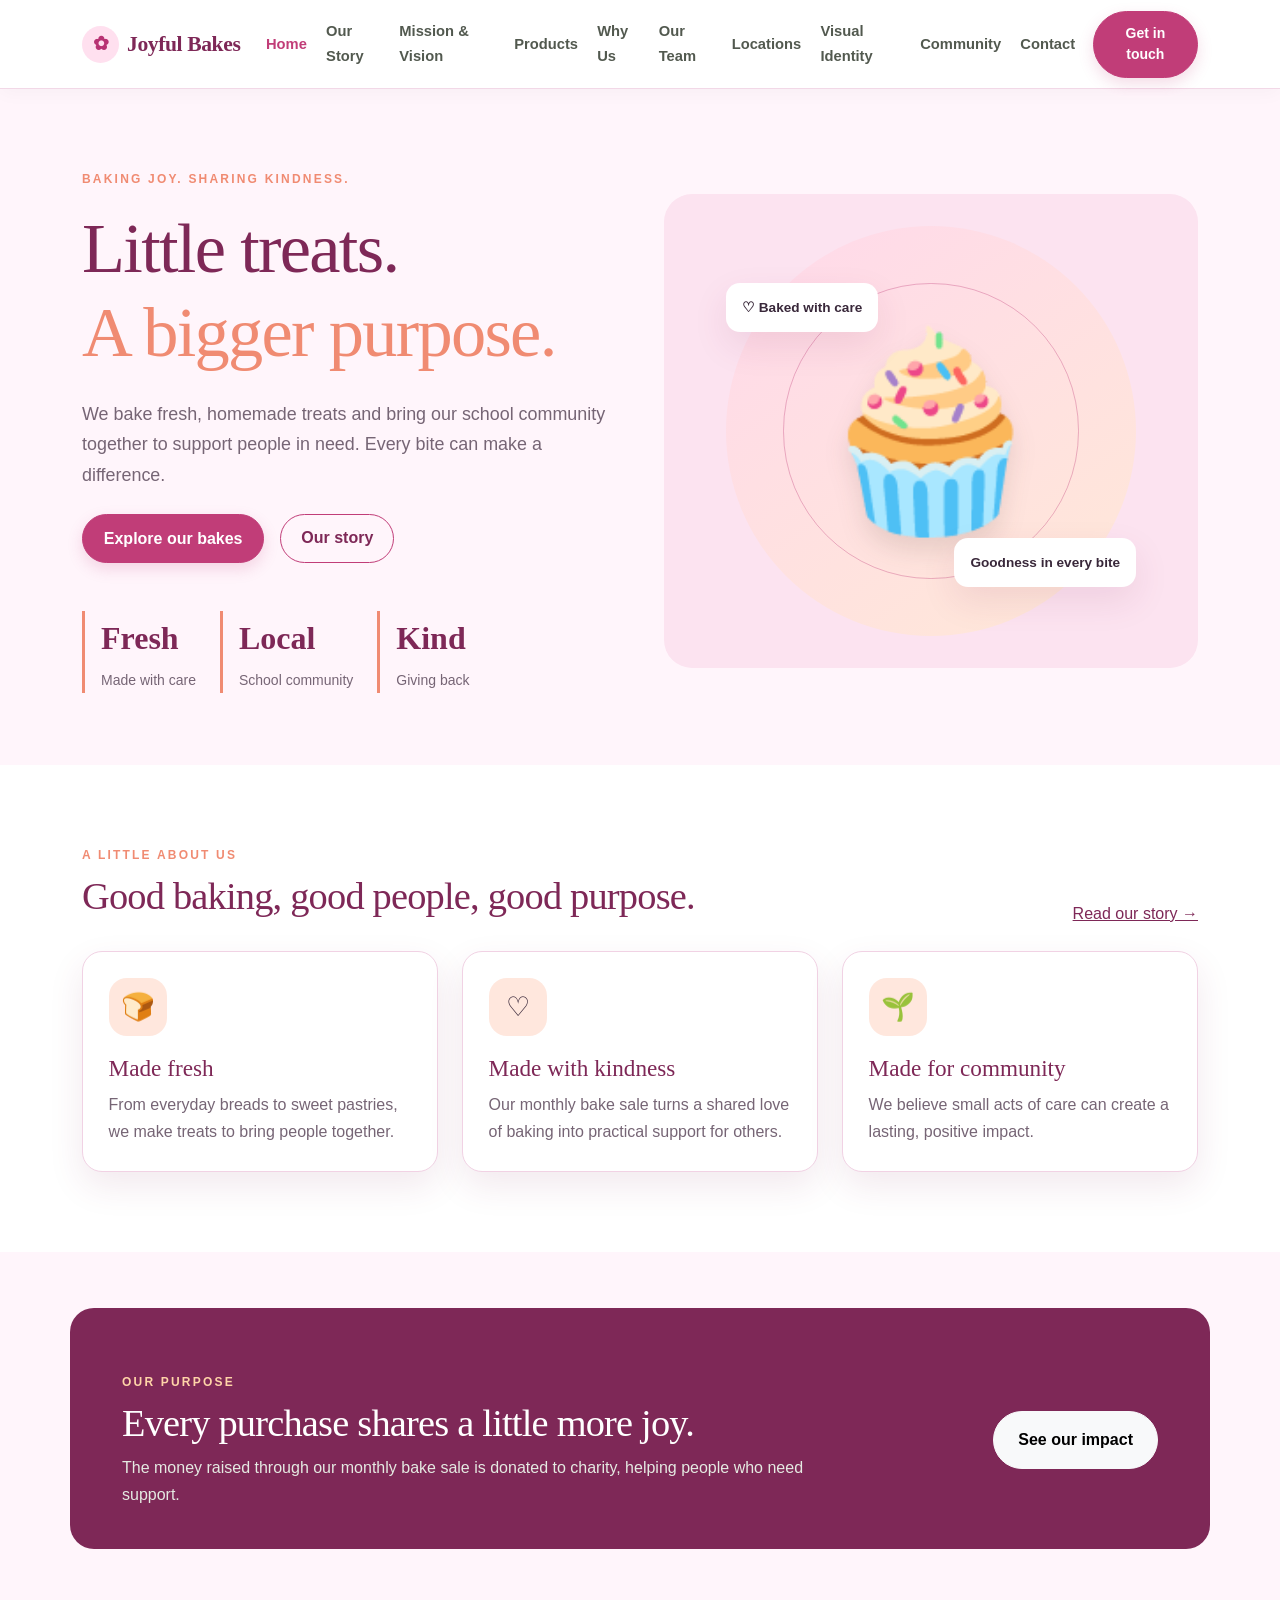
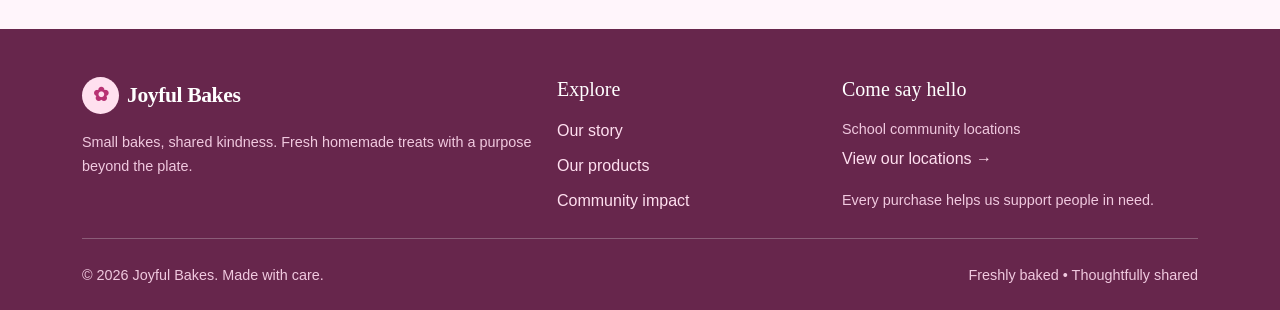
<file: index.html>
<!doctype html>
<html lang="en">
<head>
  <meta charset="utf-8">
  <meta name="viewport" content="width=device-width, initial-scale=1">
  <meta name="description" content="Joyful Bakes is a school community bake sale supporting people in need.">
  <title>Home | Joyful Bakes</title>
  <link href="https://cdn.jsdelivr.net/npm/bootstrap@5.3.3/dist/css/bootstrap.min.css" rel="stylesheet">
  <link rel="stylesheet" href="style.css">
</head>
<body>
<nav class="navbar navbar-expand-xl sticky-top">
  <div class="container">
    <a class="navbar-brand d-flex align-items-center" href="index.html"><span class="brand-mark">✿</span>Joyful Bakes</a>
    <button class="navbar-toggler" type="button" data-bs-toggle="collapse" data-bs-target="#mainNav" aria-controls="mainNav" aria-expanded="false" aria-label="Toggle navigation"><span class="navbar-toggler-icon"></span></button>
    <div class="collapse navbar-collapse" id="mainNav">
      <ul class="navbar-nav ms-auto align-items-xl-center"><li class="nav-item"><a class="nav-link" href="index.html">Home</a></li>
<li class="nav-item"><a class="nav-link" href="story.html">Our Story</a></li>
<li class="nav-item"><a class="nav-link" href="mission-vision.html">Mission & Vision</a></li>
<li class="nav-item"><a class="nav-link" href="products.html">Products</a></li>
<li class="nav-item"><a class="nav-link" href="unique.html">Why Us</a></li>
<li class="nav-item"><a class="nav-link" href="team.html">Our Team</a></li>
<li class="nav-item"><a class="nav-link" href="locations.html">Locations</a></li>
<li class="nav-item"><a class="nav-link" href="identity.html">Visual Identity</a></li>
<li class="nav-item"><a class="nav-link" href="community.html">Community</a></li>
<li class="nav-item"><a class="nav-link" href="contact.html">Contact</a></li>
        <li class="nav-item ms-xl-2"><a class="btn btn-brand btn-sm" href="contact.html">Get in touch</a></li>
      </ul>
    </div>
  </div>
</nav>
<main>

<section class="hero">
 <div class="container"><div class="row align-items-center g-5">
  <div class="col-lg-6"><div class="eyebrow mb-3">Baking joy. Sharing kindness.</div><h1>Little treats.<br><span style="color:var(--clay)">A bigger purpose.</span></h1>
   <p class="lead my-4">We bake fresh, homemade treats and bring our school community together to support people in need. Every bite can make a difference.</p>
   <div class="d-flex flex-wrap gap-3"><a class="btn btn-brand" href="products.html">Explore our bakes</a><a class="btn btn-outline-brand" href="story.html">Our story</a></div>
   <div class="d-flex gap-4 mt-5"><div class="stat"><strong>Fresh</strong><span class="text-muted-custom small">Made with care</span></div><div class="stat"><strong>Local</strong><span class="text-muted-custom small">School community</span></div><div class="stat"><strong>Kind</strong><span class="text-muted-custom small">Giving back</span></div></div>
  </div>
  <div class="col-lg-6"><div class="hero-panel"><div class="hero-art"><span class="emoji">🧁</span><div class="floating-note note-one">♡ Baked with care</div><div class="floating-note note-two">Goodness in every bite</div></div></div></div>
 </div></div>
</section>
<section class="section-pad bg-paper"><div class="container"><div class="row align-items-end mb-4"><div class="col-md-8"><div class="eyebrow">A little about us</div><h2 class="mt-2">Good baking, good people, good purpose.</h2></div><div class="col-md-4 text-md-end"><a href="story.html">Read our story →</a></div></div>
 <div class="row g-4"><div class="col-md-4"><div class="soft-card"><div class="icon-disc">🍞</div><h3>Made fresh</h3><p class="text-muted-custom mb-0">From everyday breads to sweet pastries, we make treats to bring people together.</p></div></div><div class="col-md-4"><div class="soft-card"><div class="icon-disc">♡</div><h3>Made with kindness</h3><p class="text-muted-custom mb-0">Our monthly bake sale turns a shared love of baking into practical support for others.</p></div></div><div class="col-md-4"><div class="soft-card"><div class="icon-disc">🌱</div><h3>Made for community</h3><p class="text-muted-custom mb-0">We believe small acts of care can create a lasting, positive impact.</p></div></div></div>
</div></section>
<section class="section-pad"><div class="container"><div class="quote-panel row align-items-center g-4"><div class="col-lg-8"><div class="eyebrow" style="color:#ffd4a8">Our purpose</div><h2 class="mt-2">Every purchase shares a little more joy.</h2><p class="mb-0">The money raised through our monthly bake sale is donated to charity, helping people who need support.</p></div><div class="col-lg-4 text-lg-end"><a class="btn btn-light rounded-pill px-4 py-3 fw-bold" href="community.html">See our impact</a></div></div></div></section>

</main>
<footer class="site-footer">
  <div class="container">
    <div class="row g-4">
      <div class="col-lg-5"><a class="navbar-brand d-inline-flex align-items-center mb-3" href="index.html"><span class="brand-mark">✿</span>Joyful Bakes</a><p class="footer-muted">Small bakes, shared kindness. Fresh homemade treats with a purpose beyond the plate.</p></div>
      <div class="col-6 col-lg-3"><h3 class="h5 mb-3">Explore</h3><div class="d-grid gap-2"><a href="story.html">Our story</a><a href="products.html">Our products</a><a href="community.html">Community impact</a></div></div>
      <div class="col-6 col-lg-4"><h3 class="h5 mb-3">Come say hello</h3><p class="footer-muted mb-1">School community locations</p><a href="locations.html">View our locations →</a><p class="footer-muted mt-3 mb-0">Every purchase helps us support people in need.</p></div>
    </div>
    <hr class="border-light opacity-25 my-4">
    <div class="d-flex flex-column flex-md-row justify-content-between gap-2 footer-muted"><span>© <span id="year"></span> Joyful Bakes. Made with care.</span><span>Freshly baked • Thoughtfully shared</span></div>
  </div>
</footer>
<script src="https://cdn.jsdelivr.net/npm/bootstrap@5.3.3/dist/js/bootstrap.bundle.min.js"></script>
<script src="script.js"></script>
</body>
</html>
</file>
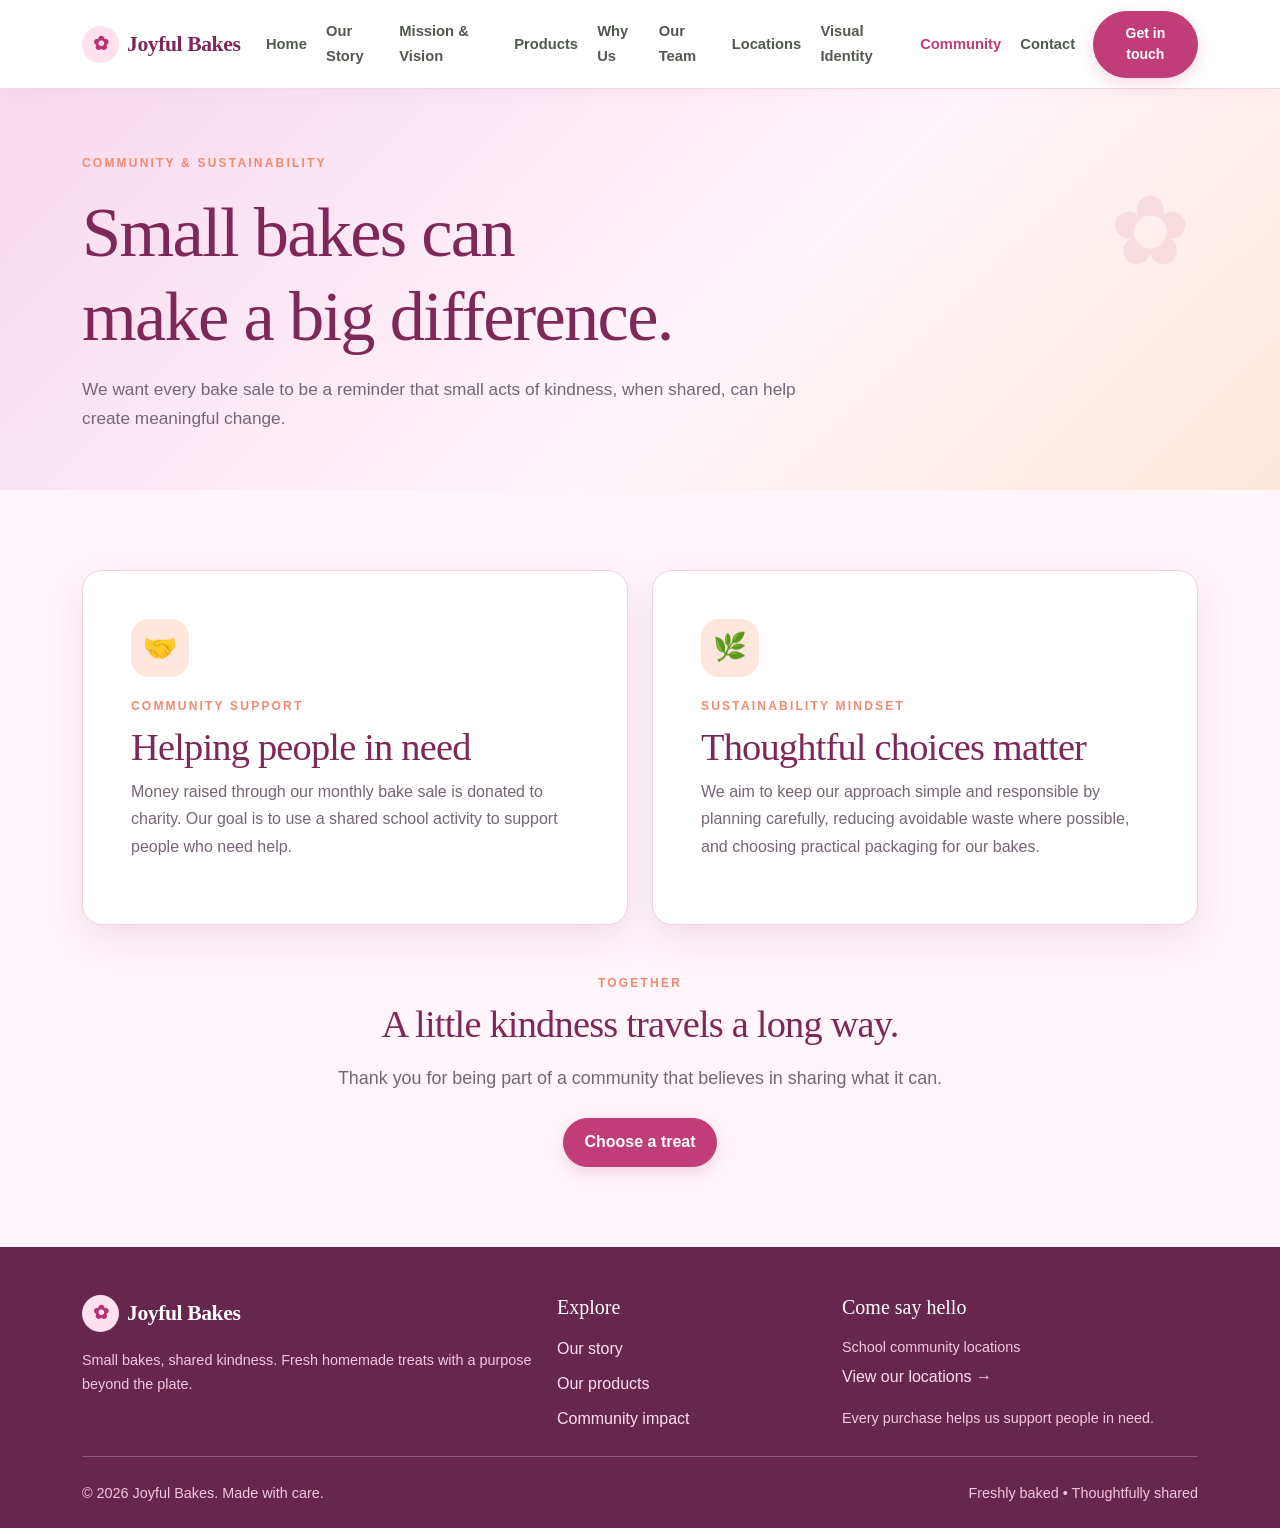
<file: community.html>
<!doctype html>
<html lang="en">
<head>
  <meta charset="utf-8">
  <meta name="viewport" content="width=device-width, initial-scale=1">
  <meta name="description" content="Learn how Joyful Bakes supports the community and promotes thoughtful choices.">
  <title>Community & Sustainability | Joyful Bakes</title>
  <link href="https://cdn.jsdelivr.net/npm/bootstrap@5.3.3/dist/css/bootstrap.min.css" rel="stylesheet">
  <link rel="stylesheet" href="style.css">
</head>
<body>
<nav class="navbar navbar-expand-xl sticky-top">
  <div class="container">
    <a class="navbar-brand d-flex align-items-center" href="index.html"><span class="brand-mark">✿</span>Joyful Bakes</a>
    <button class="navbar-toggler" type="button" data-bs-toggle="collapse" data-bs-target="#mainNav" aria-controls="mainNav" aria-expanded="false" aria-label="Toggle navigation"><span class="navbar-toggler-icon"></span></button>
    <div class="collapse navbar-collapse" id="mainNav">
      <ul class="navbar-nav ms-auto align-items-xl-center"><li class="nav-item"><a class="nav-link" href="index.html">Home</a></li>
<li class="nav-item"><a class="nav-link" href="story.html">Our Story</a></li>
<li class="nav-item"><a class="nav-link" href="mission-vision.html">Mission & Vision</a></li>
<li class="nav-item"><a class="nav-link" href="products.html">Products</a></li>
<li class="nav-item"><a class="nav-link" href="unique.html">Why Us</a></li>
<li class="nav-item"><a class="nav-link" href="team.html">Our Team</a></li>
<li class="nav-item"><a class="nav-link" href="locations.html">Locations</a></li>
<li class="nav-item"><a class="nav-link" href="identity.html">Visual Identity</a></li>
<li class="nav-item"><a class="nav-link" href="community.html">Community</a></li>
<li class="nav-item"><a class="nav-link" href="contact.html">Contact</a></li>
        <li class="nav-item ms-xl-2"><a class="btn btn-brand btn-sm" href="contact.html">Get in touch</a></li>
      </ul>
    </div>
  </div>
</nav>
<main>

<section class="page-hero"><div class="container"><div class="eyebrow">Community & sustainability</div><h1 class="mt-3">Small bakes can<br>make a big difference.</h1><p class="mt-3 mb-0">We want every bake sale to be a reminder that small acts of kindness, when shared, can help create meaningful change.</p></div></section>
<section class="section-pad"><div class="container"><div class="row g-4">
 <div class="col-lg-6"><div class="soft-card p-lg-5"><div class="icon-disc">🤝</div><div class="eyebrow">Community support</div><h2 class="mt-2">Helping people in need</h2><p class="text-muted-custom">Money raised through our monthly bake sale is donated to charity. Our goal is to use a shared school activity to support people who need help.</p></div></div>
 <div class="col-lg-6"><div class="soft-card p-lg-5"><div class="icon-disc">🌿</div><div class="eyebrow">Sustainability mindset</div><h2 class="mt-2">Thoughtful choices matter</h2><p class="text-muted-custom">We aim to keep our approach simple and responsible by planning carefully, reducing avoidable waste where possible, and choosing practical packaging for our bakes.</p></div></div>
</div><div class="text-center mt-5"><div class="eyebrow">Together</div><h2 class="mt-2">A little kindness travels a long way.</h2><p class="lead mx-auto mt-3">Thank you for being part of a community that believes in sharing what it can.</p><a href="products.html" class="btn btn-brand mt-2">Choose a treat</a></div></div></section>

</main>
<footer class="site-footer">
  <div class="container">
    <div class="row g-4">
      <div class="col-lg-5"><a class="navbar-brand d-inline-flex align-items-center mb-3" href="index.html"><span class="brand-mark">✿</span>Joyful Bakes</a><p class="footer-muted">Small bakes, shared kindness. Fresh homemade treats with a purpose beyond the plate.</p></div>
      <div class="col-6 col-lg-3"><h3 class="h5 mb-3">Explore</h3><div class="d-grid gap-2"><a href="story.html">Our story</a><a href="products.html">Our products</a><a href="community.html">Community impact</a></div></div>
      <div class="col-6 col-lg-4"><h3 class="h5 mb-3">Come say hello</h3><p class="footer-muted mb-1">School community locations</p><a href="locations.html">View our locations →</a><p class="footer-muted mt-3 mb-0">Every purchase helps us support people in need.</p></div>
    </div>
    <hr class="border-light opacity-25 my-4">
    <div class="d-flex flex-column flex-md-row justify-content-between gap-2 footer-muted"><span>© <span id="year"></span> Joyful Bakes. Made with care.</span><span>Freshly baked • Thoughtfully shared</span></div>
  </div>
</footer>
<script src="https://cdn.jsdelivr.net/npm/bootstrap@5.3.3/dist/js/bootstrap.bundle.min.js"></script>
<script src="script.js"></script>
</body>
</html>
</file>
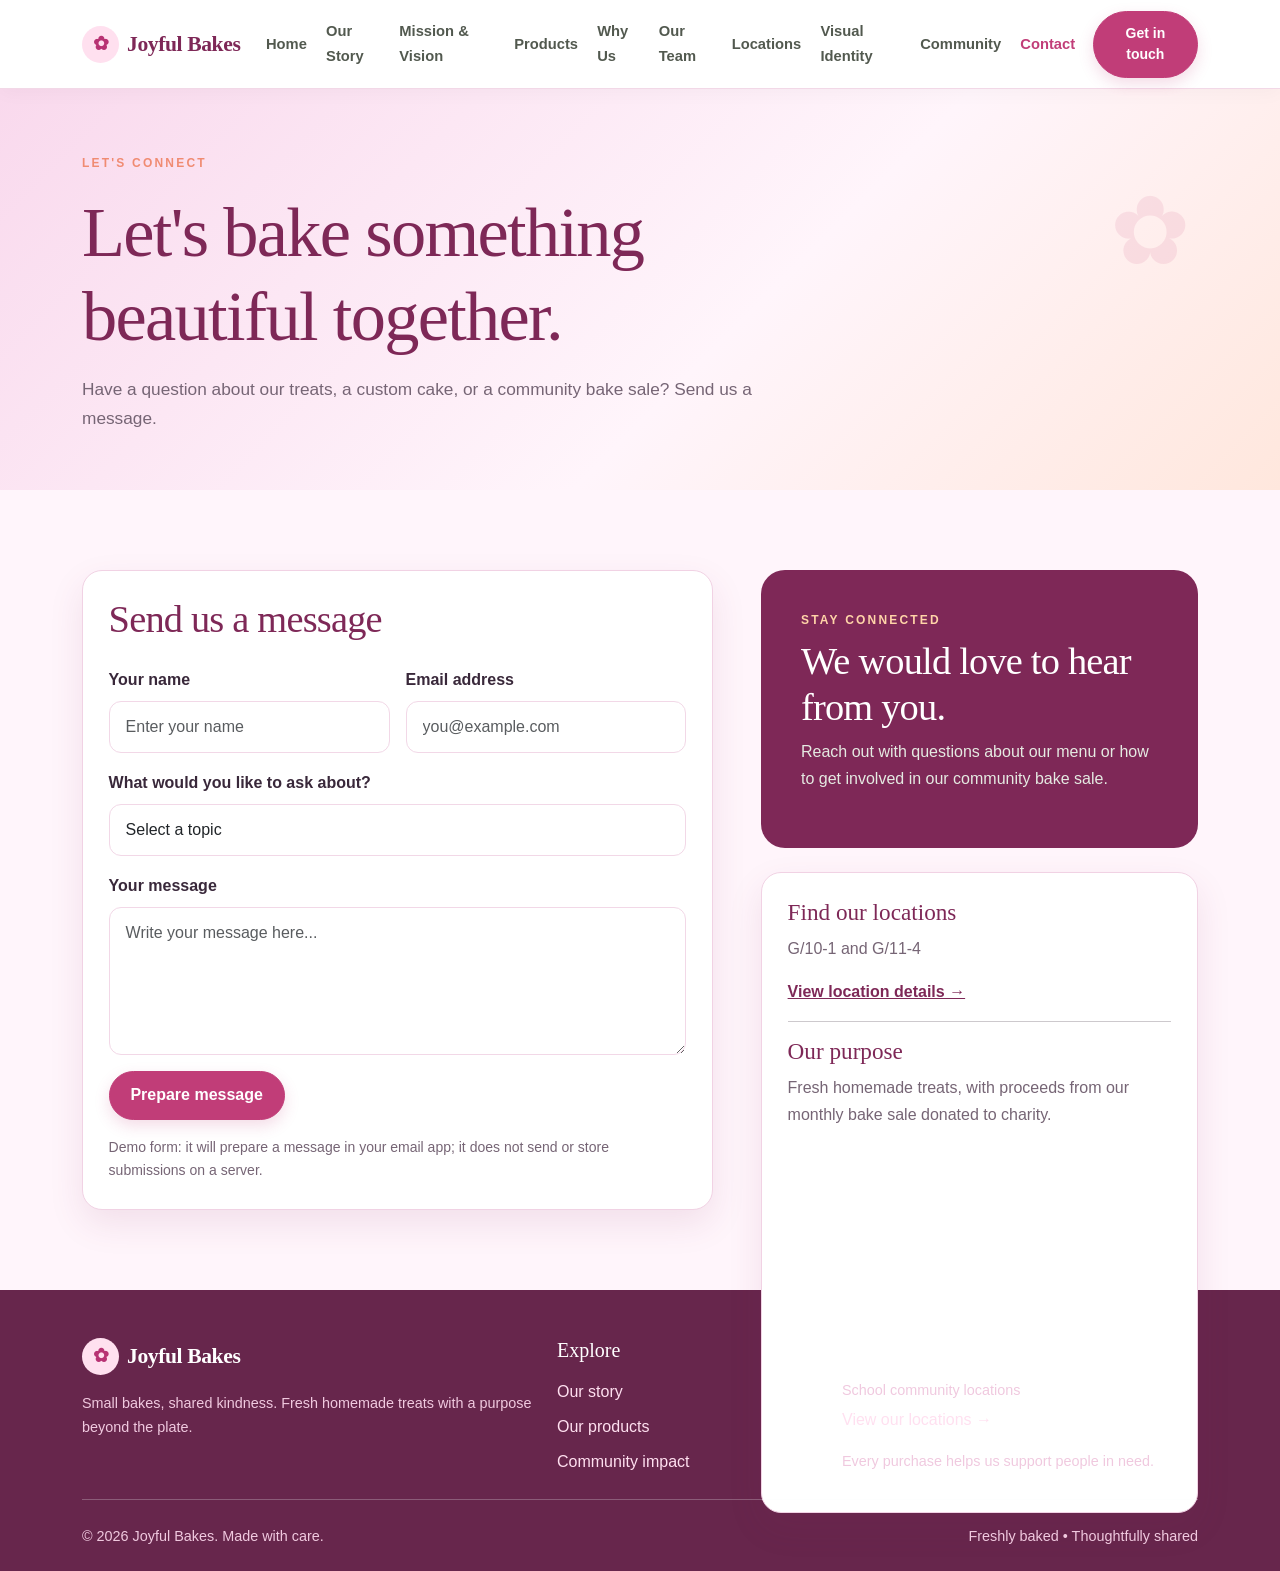
<file: contact.html>
<!doctype html>
<html lang="en">
<head>
  <meta charset="utf-8">
  <meta name="viewport" content="width=device-width, initial-scale=1">
  <meta name="description" content="Contact Joyful Bakes to ask about products, custom cakes, catering, or our charity bake sales.">
  <title>Let's Connect | Joyful Bakes</title>
  <link href="https://cdn.jsdelivr.net/npm/bootstrap@5.3.3/dist/css/bootstrap.min.css" rel="stylesheet">
  <link rel="stylesheet" href="style.css">
</head>
<body>
<nav class="navbar navbar-expand-xl sticky-top">
  <div class="container">
    <a class="navbar-brand d-flex align-items-center" href="index.html"><span class="brand-mark">✿</span>Joyful Bakes</a>
    <button class="navbar-toggler" type="button" data-bs-toggle="collapse" data-bs-target="#mainNav" aria-controls="mainNav" aria-expanded="false" aria-label="Toggle navigation"><span class="navbar-toggler-icon"></span></button>
    <div class="collapse navbar-collapse" id="mainNav">
      <ul class="navbar-nav ms-auto align-items-xl-center"><li class="nav-item"><a class="nav-link" href="index.html">Home</a></li>
<li class="nav-item"><a class="nav-link" href="story.html">Our Story</a></li>
<li class="nav-item"><a class="nav-link" href="mission-vision.html">Mission & Vision</a></li>
<li class="nav-item"><a class="nav-link" href="products.html">Products</a></li>
<li class="nav-item"><a class="nav-link" href="unique.html">Why Us</a></li>
<li class="nav-item"><a class="nav-link" href="team.html">Our Team</a></li>
<li class="nav-item"><a class="nav-link" href="locations.html">Locations</a></li>
<li class="nav-item"><a class="nav-link" href="identity.html">Visual Identity</a></li>
<li class="nav-item"><a class="nav-link" href="community.html">Community</a></li>
<li class="nav-item"><a class="nav-link" href="contact.html">Contact</a></li>
        <li class="nav-item ms-xl-2"><a class="btn btn-brand btn-sm" href="contact.html">Get in touch</a></li>
      </ul>
    </div>
  </div>
</nav>
<main>

<section class="page-hero"><div class="container"><div class="eyebrow">Let's connect</div><h1 class="mt-3">Let's bake something<br>beautiful together.</h1><p class="mt-3 mb-0">Have a question about our treats, a custom cake, or a community bake sale? Send us a message.</p></div></section>
<section class="section-pad"><div class="container"><div class="row g-5"><div class="col-lg-7"><div class="soft-card"><h2 class="mb-4">Send us a message</h2><form id="contactForm"><div class="row g-3"><div class="col-md-6"><label for="name" class="form-label fw-semibold">Your name</label><input id="name" name="name" class="form-control" placeholder="Enter your name" required></div><div class="col-md-6"><label for="email" class="form-label fw-semibold">Email address</label><input id="email" name="email" type="email" class="form-control" placeholder="you@example.com" required></div><div class="col-12"><label for="topic" class="form-label fw-semibold">What would you like to ask about?</label><select id="topic" name="topic" class="form-select" required><option value="" selected disabled>Select a topic</option><option>Products and availability</option><option>Custom cake</option><option>Catering</option><option>Charity bake sale</option><option>Other</option></select></div><div class="col-12"><label for="message" class="form-label fw-semibold">Your message</label><textarea id="message" name="message" rows="5" class="form-control" placeholder="Write your message here..." required></textarea></div><div class="col-12"><button class="btn btn-brand" type="submit">Prepare message</button><p class="small text-muted-custom mt-3 mb-0">Demo form: it will prepare a message in your email app; it does not send or store submissions on a server.</p></div></div></form><div id="formNotice" class="alert alert-success mt-3 d-none" role="status"></div></div></div>
<div class="col-lg-5"><div class="quote-panel mb-4"><div class="eyebrow" style="color:#ffd4a8">Stay connected</div><h2 class="mt-2">We would love to hear from you.</h2><p>Reach out with questions about our menu or how to get involved in our community bake sale.</p></div><div class="soft-card"><h3>Find our locations</h3><p class="text-muted-custom">G/10-1 and G/11-4</p><a href="locations.html" class="fw-bold">View location details →</a><hr><h3>Our purpose</h3><p class="text-muted-custom mb-0">Fresh homemade treats, with proceeds from our monthly bake sale donated to charity.</p></div></div></div></div></section>

</main>
<footer class="site-footer">
  <div class="container">
    <div class="row g-4">
      <div class="col-lg-5"><a class="navbar-brand d-inline-flex align-items-center mb-3" href="index.html"><span class="brand-mark">✿</span>Joyful Bakes</a><p class="footer-muted">Small bakes, shared kindness. Fresh homemade treats with a purpose beyond the plate.</p></div>
      <div class="col-6 col-lg-3"><h3 class="h5 mb-3">Explore</h3><div class="d-grid gap-2"><a href="story.html">Our story</a><a href="products.html">Our products</a><a href="community.html">Community impact</a></div></div>
      <div class="col-6 col-lg-4"><h3 class="h5 mb-3">Come say hello</h3><p class="footer-muted mb-1">School community locations</p><a href="locations.html">View our locations →</a><p class="footer-muted mt-3 mb-0">Every purchase helps us support people in need.</p></div>
    </div>
    <hr class="border-light opacity-25 my-4">
    <div class="d-flex flex-column flex-md-row justify-content-between gap-2 footer-muted"><span>© <span id="year"></span> Joyful Bakes. Made with care.</span><span>Freshly baked • Thoughtfully shared</span></div>
  </div>
</footer>
<script src="https://cdn.jsdelivr.net/npm/bootstrap@5.3.3/dist/js/bootstrap.bundle.min.js"></script>
<script src="script.js"></script>
</body>
</html>
</file>
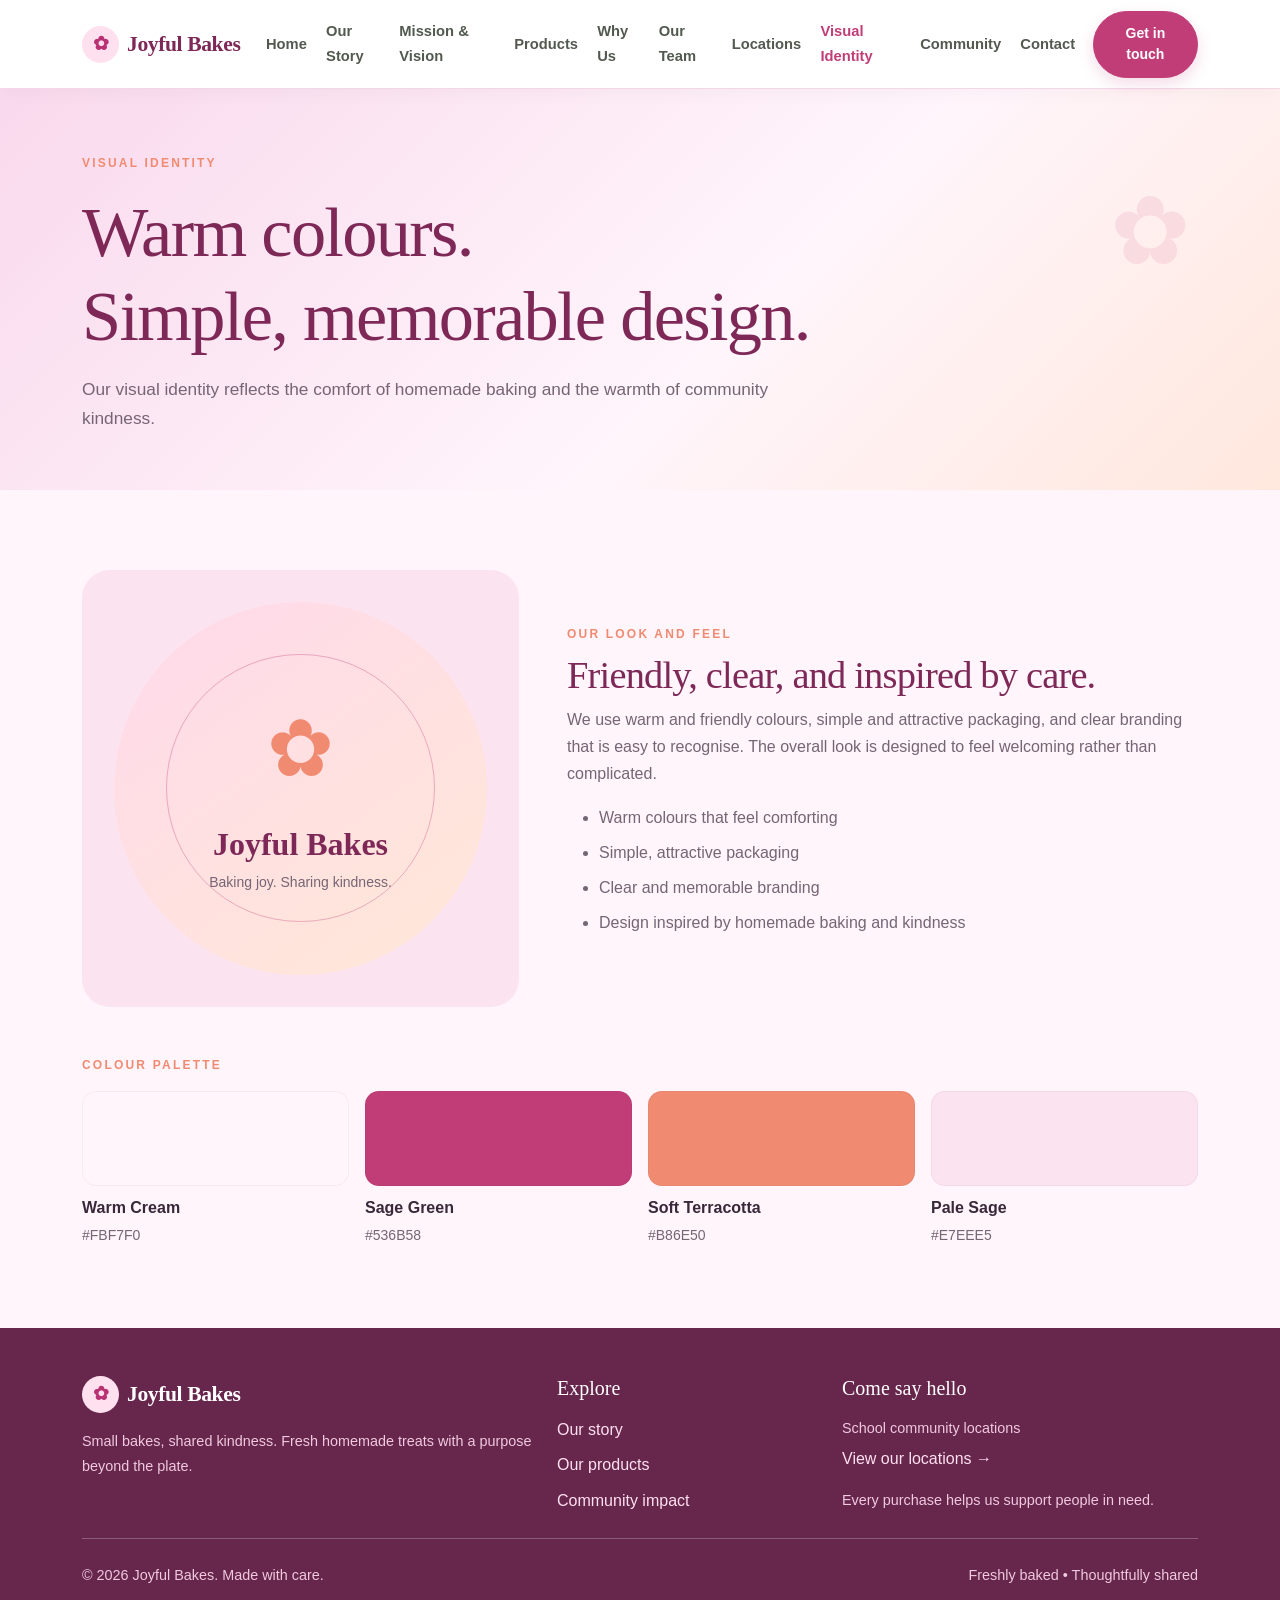
<file: identity.html>
<!doctype html>
<html lang="en">
<head>
  <meta charset="utf-8">
  <meta name="viewport" content="width=device-width, initial-scale=1">
  <meta name="description" content="Explore the warm, friendly visual identity of Joyful Bakes.">
  <title>Visual Identity | Joyful Bakes</title>
  <link href="https://cdn.jsdelivr.net/npm/bootstrap@5.3.3/dist/css/bootstrap.min.css" rel="stylesheet">
  <link rel="stylesheet" href="style.css">
</head>
<body>
<nav class="navbar navbar-expand-xl sticky-top">
  <div class="container">
    <a class="navbar-brand d-flex align-items-center" href="index.html"><span class="brand-mark">✿</span>Joyful Bakes</a>
    <button class="navbar-toggler" type="button" data-bs-toggle="collapse" data-bs-target="#mainNav" aria-controls="mainNav" aria-expanded="false" aria-label="Toggle navigation"><span class="navbar-toggler-icon"></span></button>
    <div class="collapse navbar-collapse" id="mainNav">
      <ul class="navbar-nav ms-auto align-items-xl-center"><li class="nav-item"><a class="nav-link" href="index.html">Home</a></li>
<li class="nav-item"><a class="nav-link" href="story.html">Our Story</a></li>
<li class="nav-item"><a class="nav-link" href="mission-vision.html">Mission & Vision</a></li>
<li class="nav-item"><a class="nav-link" href="products.html">Products</a></li>
<li class="nav-item"><a class="nav-link" href="unique.html">Why Us</a></li>
<li class="nav-item"><a class="nav-link" href="team.html">Our Team</a></li>
<li class="nav-item"><a class="nav-link" href="locations.html">Locations</a></li>
<li class="nav-item"><a class="nav-link" href="identity.html">Visual Identity</a></li>
<li class="nav-item"><a class="nav-link" href="community.html">Community</a></li>
<li class="nav-item"><a class="nav-link" href="contact.html">Contact</a></li>
        <li class="nav-item ms-xl-2"><a class="btn btn-brand btn-sm" href="contact.html">Get in touch</a></li>
      </ul>
    </div>
  </div>
</nav>
<main>

<section class="page-hero"><div class="container"><div class="eyebrow">Visual identity</div><h1 class="mt-3">Warm colours.<br>Simple, memorable design.</h1><p class="mt-3 mb-0">Our visual identity reflects the comfort of homemade baking and the warmth of community kindness.</p></div></section>
<section class="section-pad"><div class="container"><div class="row g-5 align-items-center"><div class="col-lg-5"><div class="hero-panel"><div class="hero-art"><div class="text-center"><div style="font-size:5rem;color:var(--clay)">✿</div><div style="font-family:Georgia,serif;font-size:2rem;color:var(--sage-dark);font-weight:700">Joyful Bakes</div><div class="small text-muted-custom">Baking joy. Sharing kindness.</div></div></div></div></div><div class="col-lg-7"><div class="eyebrow">Our look and feel</div><h2 class="mt-2">Friendly, clear, and inspired by care.</h2><p class="text-muted-custom">We use warm and friendly colours, simple and attractive packaging, and clear branding that is easy to recognise. The overall look is designed to feel welcoming rather than complicated.</p><ul class="text-muted-custom"><li class="mb-2">Warm colours that feel comforting</li><li class="mb-2">Simple, attractive packaging</li><li class="mb-2">Clear and memorable branding</li><li>Design inspired by homemade baking and kindness</li></ul></div></div>
<div class="mt-5"><div class="eyebrow mb-3">Colour palette</div><div class="row g-3"><div class="col-6 col-md-3"><div class="color-chip" style="background:#fff5fb"></div><strong class="d-block mt-2">Warm Cream</strong><small class="text-muted-custom">#FBF7F0</small></div><div class="col-6 col-md-3"><div class="color-chip" style="background:#c13d78"></div><strong class="d-block mt-2">Sage Green</strong><small class="text-muted-custom">#536B58</small></div><div class="col-6 col-md-3"><div class="color-chip" style="background:#f08b72"></div><strong class="d-block mt-2">Soft Terracotta</strong><small class="text-muted-custom">#B86E50</small></div><div class="col-6 col-md-3"><div class="color-chip" style="background:#fce3f0"></div><strong class="d-block mt-2">Pale Sage</strong><small class="text-muted-custom">#E7EEE5</small></div></div></div>
</div></section>

</main>
<footer class="site-footer">
  <div class="container">
    <div class="row g-4">
      <div class="col-lg-5"><a class="navbar-brand d-inline-flex align-items-center mb-3" href="index.html"><span class="brand-mark">✿</span>Joyful Bakes</a><p class="footer-muted">Small bakes, shared kindness. Fresh homemade treats with a purpose beyond the plate.</p></div>
      <div class="col-6 col-lg-3"><h3 class="h5 mb-3">Explore</h3><div class="d-grid gap-2"><a href="story.html">Our story</a><a href="products.html">Our products</a><a href="community.html">Community impact</a></div></div>
      <div class="col-6 col-lg-4"><h3 class="h5 mb-3">Come say hello</h3><p class="footer-muted mb-1">School community locations</p><a href="locations.html">View our locations →</a><p class="footer-muted mt-3 mb-0">Every purchase helps us support people in need.</p></div>
    </div>
    <hr class="border-light opacity-25 my-4">
    <div class="d-flex flex-column flex-md-row justify-content-between gap-2 footer-muted"><span>© <span id="year"></span> Joyful Bakes. Made with care.</span><span>Freshly baked • Thoughtfully shared</span></div>
  </div>
</footer>
<script src="https://cdn.jsdelivr.net/npm/bootstrap@5.3.3/dist/js/bootstrap.bundle.min.js"></script>
<script src="script.js"></script>
</body>
</html>
</file>
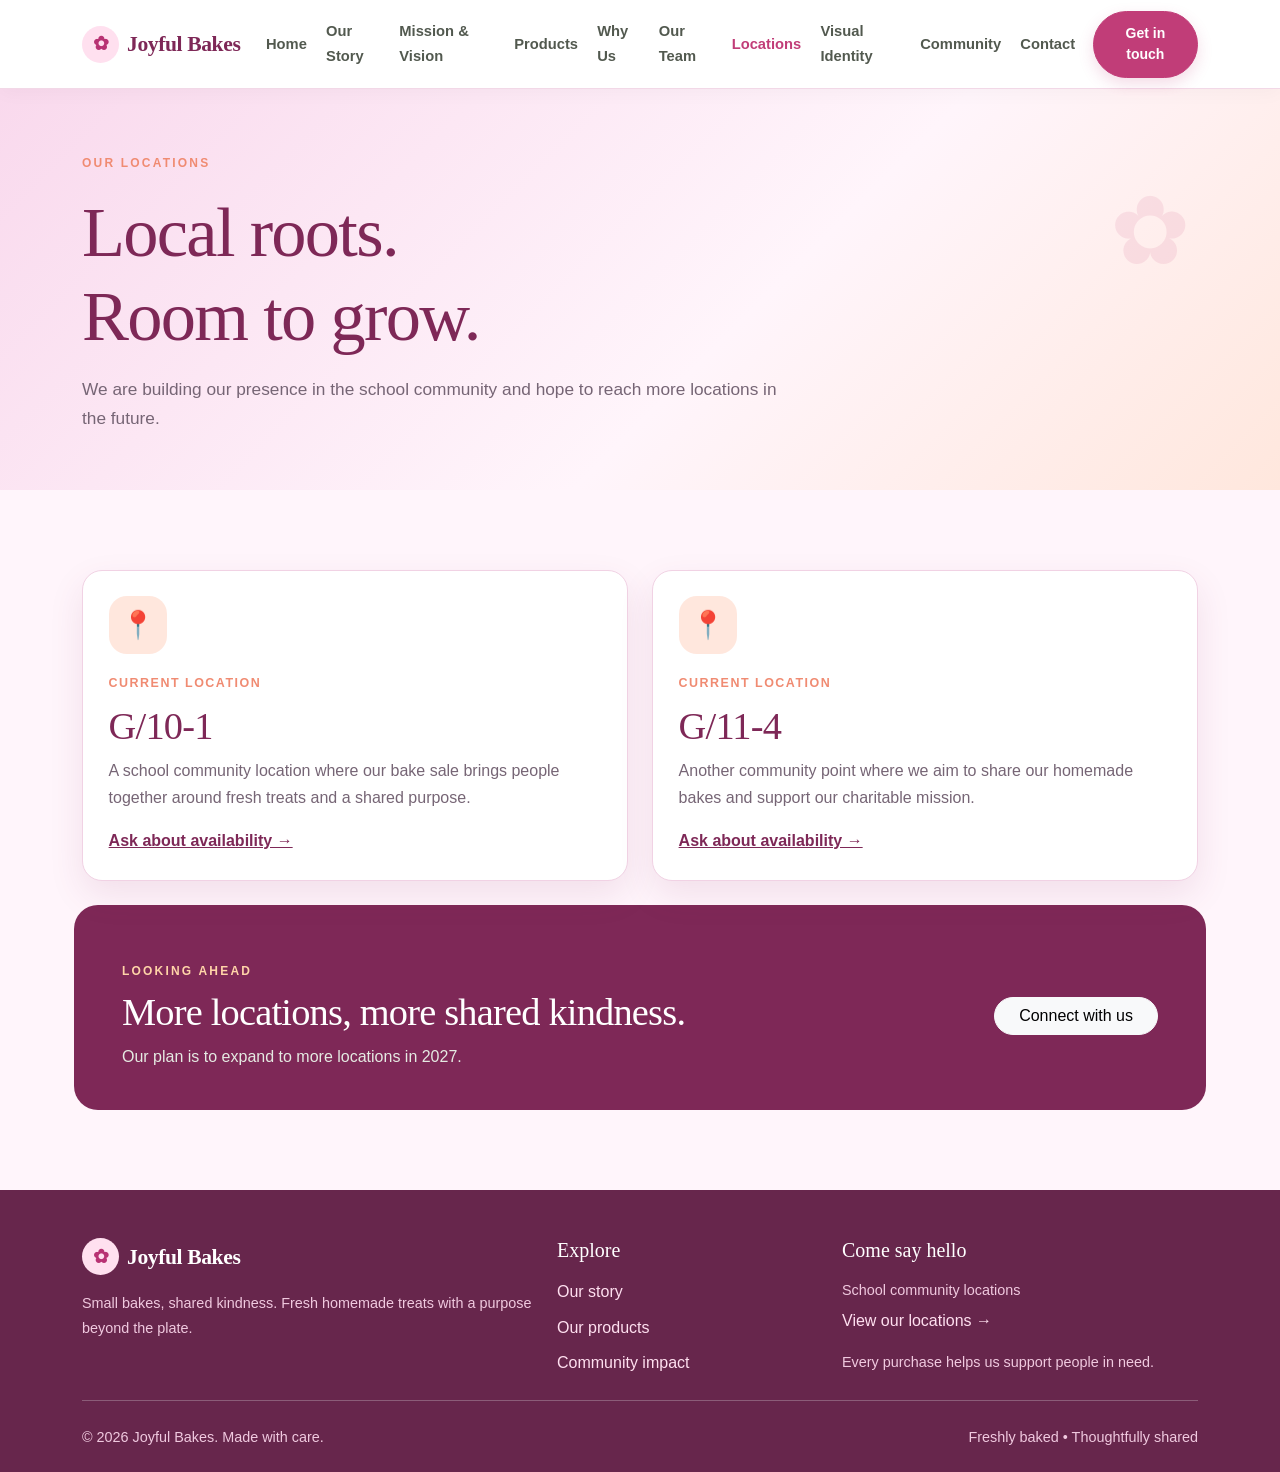
<file: locations.html>
<!doctype html>
<html lang="en">
<head>
  <meta charset="utf-8">
  <meta name="viewport" content="width=device-width, initial-scale=1">
  <meta name="description" content="Find Joyful Bakes at our school community locations.">
  <title>Our Locations | Joyful Bakes</title>
  <link href="https://cdn.jsdelivr.net/npm/bootstrap@5.3.3/dist/css/bootstrap.min.css" rel="stylesheet">
  <link rel="stylesheet" href="style.css">
</head>
<body>
<nav class="navbar navbar-expand-xl sticky-top">
  <div class="container">
    <a class="navbar-brand d-flex align-items-center" href="index.html"><span class="brand-mark">✿</span>Joyful Bakes</a>
    <button class="navbar-toggler" type="button" data-bs-toggle="collapse" data-bs-target="#mainNav" aria-controls="mainNav" aria-expanded="false" aria-label="Toggle navigation"><span class="navbar-toggler-icon"></span></button>
    <div class="collapse navbar-collapse" id="mainNav">
      <ul class="navbar-nav ms-auto align-items-xl-center"><li class="nav-item"><a class="nav-link" href="index.html">Home</a></li>
<li class="nav-item"><a class="nav-link" href="story.html">Our Story</a></li>
<li class="nav-item"><a class="nav-link" href="mission-vision.html">Mission & Vision</a></li>
<li class="nav-item"><a class="nav-link" href="products.html">Products</a></li>
<li class="nav-item"><a class="nav-link" href="unique.html">Why Us</a></li>
<li class="nav-item"><a class="nav-link" href="team.html">Our Team</a></li>
<li class="nav-item"><a class="nav-link" href="locations.html">Locations</a></li>
<li class="nav-item"><a class="nav-link" href="identity.html">Visual Identity</a></li>
<li class="nav-item"><a class="nav-link" href="community.html">Community</a></li>
<li class="nav-item"><a class="nav-link" href="contact.html">Contact</a></li>
        <li class="nav-item ms-xl-2"><a class="btn btn-brand btn-sm" href="contact.html">Get in touch</a></li>
      </ul>
    </div>
  </div>
</nav>
<main>

<section class="page-hero"><div class="container"><div class="eyebrow">Our locations</div><h1 class="mt-3">Local roots.<br>Room to grow.</h1><p class="mt-3 mb-0">We are building our presence in the school community and hope to reach more locations in the future.</p></div></section>
<section class="section-pad"><div class="container"><div class="row g-4">
 <div class="col-lg-6"><div class="soft-card"><div class="icon-disc">📍</div><div class="location-label">Current location</div><h2 class="mt-2">G/10-1</h2><p class="text-muted-custom">A school community location where our bake sale brings people together around fresh treats and a shared purpose.</p><a href="contact.html" class="fw-bold">Ask about availability →</a></div></div>
 <div class="col-lg-6"><div class="soft-card"><div class="icon-disc">📍</div><div class="location-label">Current location</div><h2 class="mt-2">G/11-4</h2><p class="text-muted-custom">Another community point where we aim to share our homemade bakes and support our charitable mission.</p><a href="contact.html" class="fw-bold">Ask about availability →</a></div></div>
</div><div class="quote-panel mt-4 row align-items-center g-3"><div class="col-md-8"><div class="eyebrow" style="color:#ffd4a8">Looking ahead</div><h2 class="mt-2">More locations, more shared kindness.</h2><p class="mb-0">Our plan is to expand to more locations in 2027.</p></div><div class="col-md-4 text-md-end"><a class="btn btn-light rounded-pill px-4" href="contact.html">Connect with us</a></div></div></div></section>

</main>
<footer class="site-footer">
  <div class="container">
    <div class="row g-4">
      <div class="col-lg-5"><a class="navbar-brand d-inline-flex align-items-center mb-3" href="index.html"><span class="brand-mark">✿</span>Joyful Bakes</a><p class="footer-muted">Small bakes, shared kindness. Fresh homemade treats with a purpose beyond the plate.</p></div>
      <div class="col-6 col-lg-3"><h3 class="h5 mb-3">Explore</h3><div class="d-grid gap-2"><a href="story.html">Our story</a><a href="products.html">Our products</a><a href="community.html">Community impact</a></div></div>
      <div class="col-6 col-lg-4"><h3 class="h5 mb-3">Come say hello</h3><p class="footer-muted mb-1">School community locations</p><a href="locations.html">View our locations →</a><p class="footer-muted mt-3 mb-0">Every purchase helps us support people in need.</p></div>
    </div>
    <hr class="border-light opacity-25 my-4">
    <div class="d-flex flex-column flex-md-row justify-content-between gap-2 footer-muted"><span>© <span id="year"></span> Joyful Bakes. Made with care.</span><span>Freshly baked • Thoughtfully shared</span></div>
  </div>
</footer>
<script src="https://cdn.jsdelivr.net/npm/bootstrap@5.3.3/dist/js/bootstrap.bundle.min.js"></script>
<script src="script.js"></script>
</body>
</html>
</file>
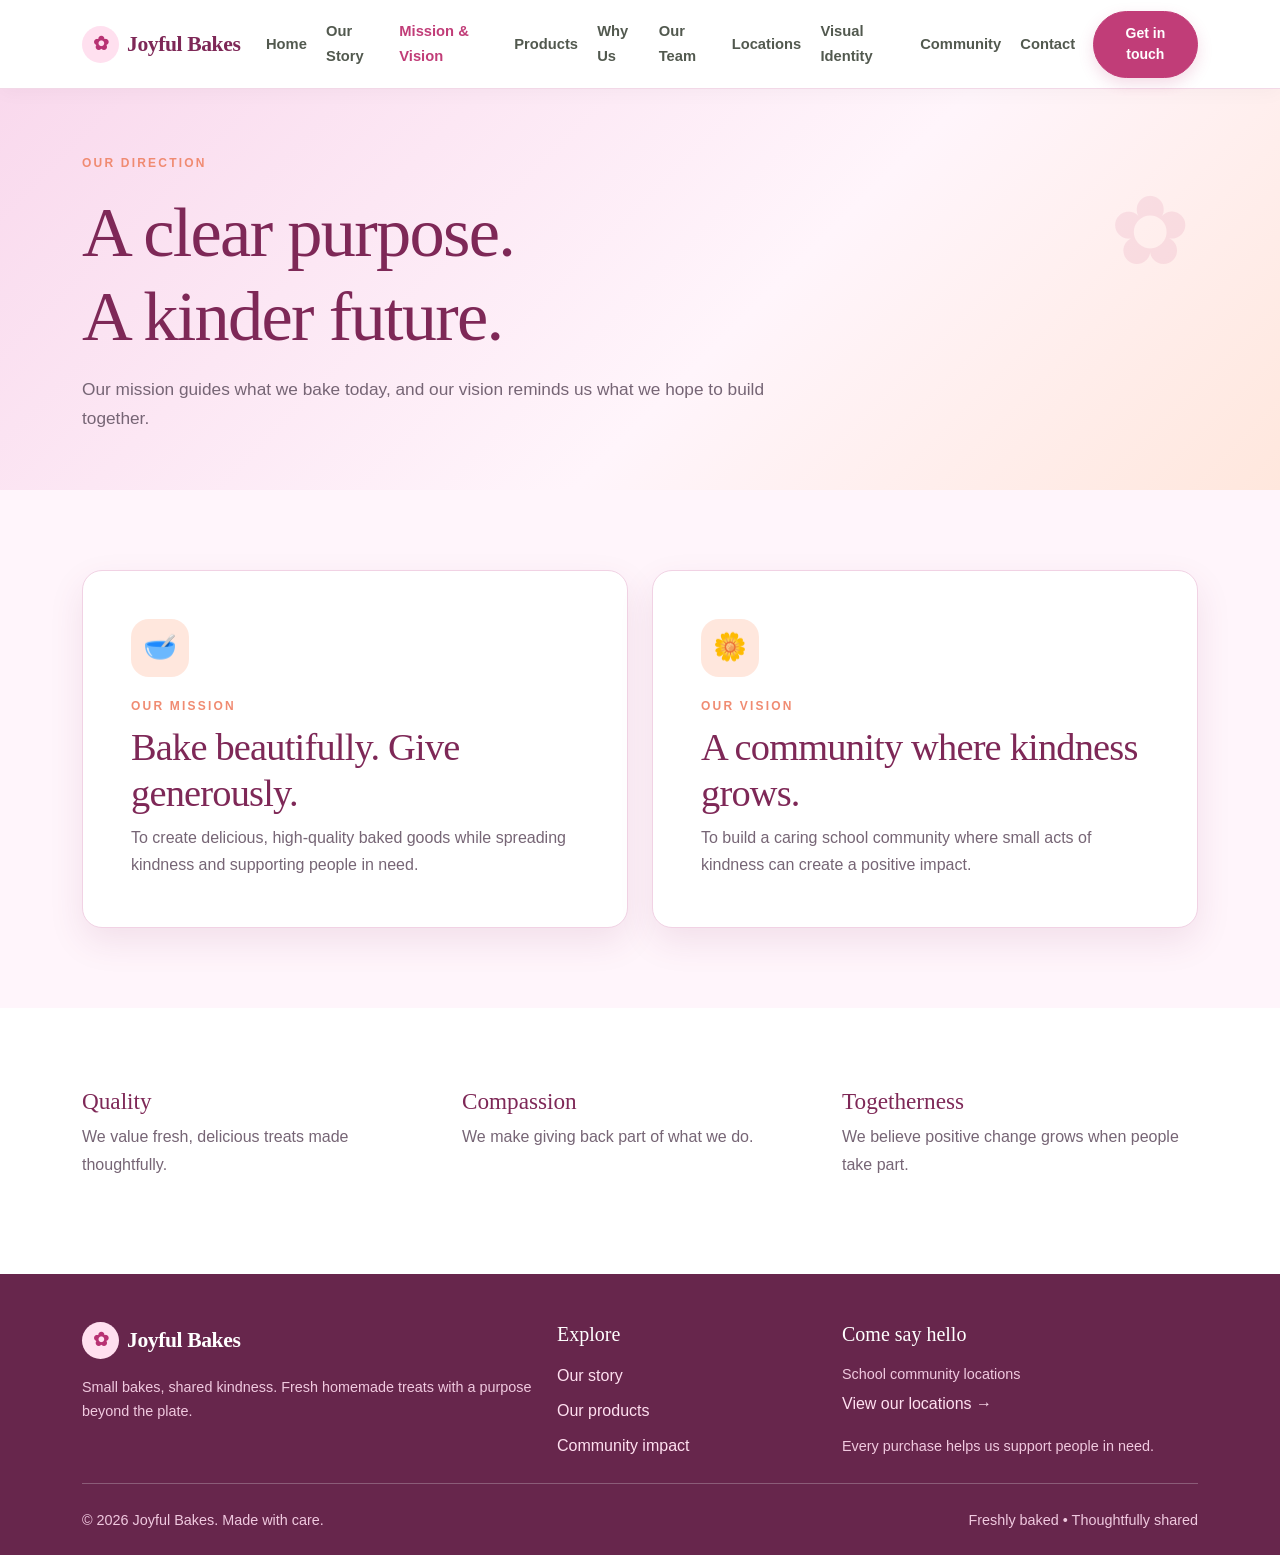
<file: mission-vision.html>
<!doctype html>
<html lang="en">
<head>
  <meta charset="utf-8">
  <meta name="viewport" content="width=device-width, initial-scale=1">
  <meta name="description" content="The mission and vision of Joyful Bakes.">
  <title>Mission & Vision | Joyful Bakes</title>
  <link href="https://cdn.jsdelivr.net/npm/bootstrap@5.3.3/dist/css/bootstrap.min.css" rel="stylesheet">
  <link rel="stylesheet" href="style.css">
</head>
<body>
<nav class="navbar navbar-expand-xl sticky-top">
  <div class="container">
    <a class="navbar-brand d-flex align-items-center" href="index.html"><span class="brand-mark">✿</span>Joyful Bakes</a>
    <button class="navbar-toggler" type="button" data-bs-toggle="collapse" data-bs-target="#mainNav" aria-controls="mainNav" aria-expanded="false" aria-label="Toggle navigation"><span class="navbar-toggler-icon"></span></button>
    <div class="collapse navbar-collapse" id="mainNav">
      <ul class="navbar-nav ms-auto align-items-xl-center"><li class="nav-item"><a class="nav-link" href="index.html">Home</a></li>
<li class="nav-item"><a class="nav-link" href="story.html">Our Story</a></li>
<li class="nav-item"><a class="nav-link" href="mission-vision.html">Mission & Vision</a></li>
<li class="nav-item"><a class="nav-link" href="products.html">Products</a></li>
<li class="nav-item"><a class="nav-link" href="unique.html">Why Us</a></li>
<li class="nav-item"><a class="nav-link" href="team.html">Our Team</a></li>
<li class="nav-item"><a class="nav-link" href="locations.html">Locations</a></li>
<li class="nav-item"><a class="nav-link" href="identity.html">Visual Identity</a></li>
<li class="nav-item"><a class="nav-link" href="community.html">Community</a></li>
<li class="nav-item"><a class="nav-link" href="contact.html">Contact</a></li>
        <li class="nav-item ms-xl-2"><a class="btn btn-brand btn-sm" href="contact.html">Get in touch</a></li>
      </ul>
    </div>
  </div>
</nav>
<main>

<section class="page-hero"><div class="container"><div class="eyebrow">Our direction</div><h1 class="mt-3">A clear purpose.<br>A kinder future.</h1><p class="mt-3 mb-0">Our mission guides what we bake today, and our vision reminds us what we hope to build together.</p></div></section>
<section class="section-pad"><div class="container"><div class="row g-4"><div class="col-lg-6"><div class="soft-card p-lg-5"><div class="icon-disc">🥣</div><div class="eyebrow">Our mission</div><h2 class="mt-2">Bake beautifully. Give generously.</h2><p class="text-muted-custom mb-0">To create delicious, high-quality baked goods while spreading kindness and supporting people in need.</p></div></div><div class="col-lg-6"><div class="soft-card p-lg-5"><div class="icon-disc">🌼</div><div class="eyebrow">Our vision</div><h2 class="mt-2">A community where kindness grows.</h2><p class="text-muted-custom mb-0">To build a caring school community where small acts of kindness can create a positive impact.</p></div></div></div></div></section>
<section class="section-pad bg-paper"><div class="container"><div class="row g-4"><div class="col-md-4"><h3>Quality</h3><p class="text-muted-custom">We value fresh, delicious treats made thoughtfully.</p></div><div class="col-md-4"><h3>Compassion</h3><p class="text-muted-custom">We make giving back part of what we do.</p></div><div class="col-md-4"><h3>Togetherness</h3><p class="text-muted-custom">We believe positive change grows when people take part.</p></div></div></div></section>

</main>
<footer class="site-footer">
  <div class="container">
    <div class="row g-4">
      <div class="col-lg-5"><a class="navbar-brand d-inline-flex align-items-center mb-3" href="index.html"><span class="brand-mark">✿</span>Joyful Bakes</a><p class="footer-muted">Small bakes, shared kindness. Fresh homemade treats with a purpose beyond the plate.</p></div>
      <div class="col-6 col-lg-3"><h3 class="h5 mb-3">Explore</h3><div class="d-grid gap-2"><a href="story.html">Our story</a><a href="products.html">Our products</a><a href="community.html">Community impact</a></div></div>
      <div class="col-6 col-lg-4"><h3 class="h5 mb-3">Come say hello</h3><p class="footer-muted mb-1">School community locations</p><a href="locations.html">View our locations →</a><p class="footer-muted mt-3 mb-0">Every purchase helps us support people in need.</p></div>
    </div>
    <hr class="border-light opacity-25 my-4">
    <div class="d-flex flex-column flex-md-row justify-content-between gap-2 footer-muted"><span>© <span id="year"></span> Joyful Bakes. Made with care.</span><span>Freshly baked • Thoughtfully shared</span></div>
  </div>
</footer>
<script src="https://cdn.jsdelivr.net/npm/bootstrap@5.3.3/dist/js/bootstrap.bundle.min.js"></script>
<script src="script.js"></script>
</body>
</html>
</file>
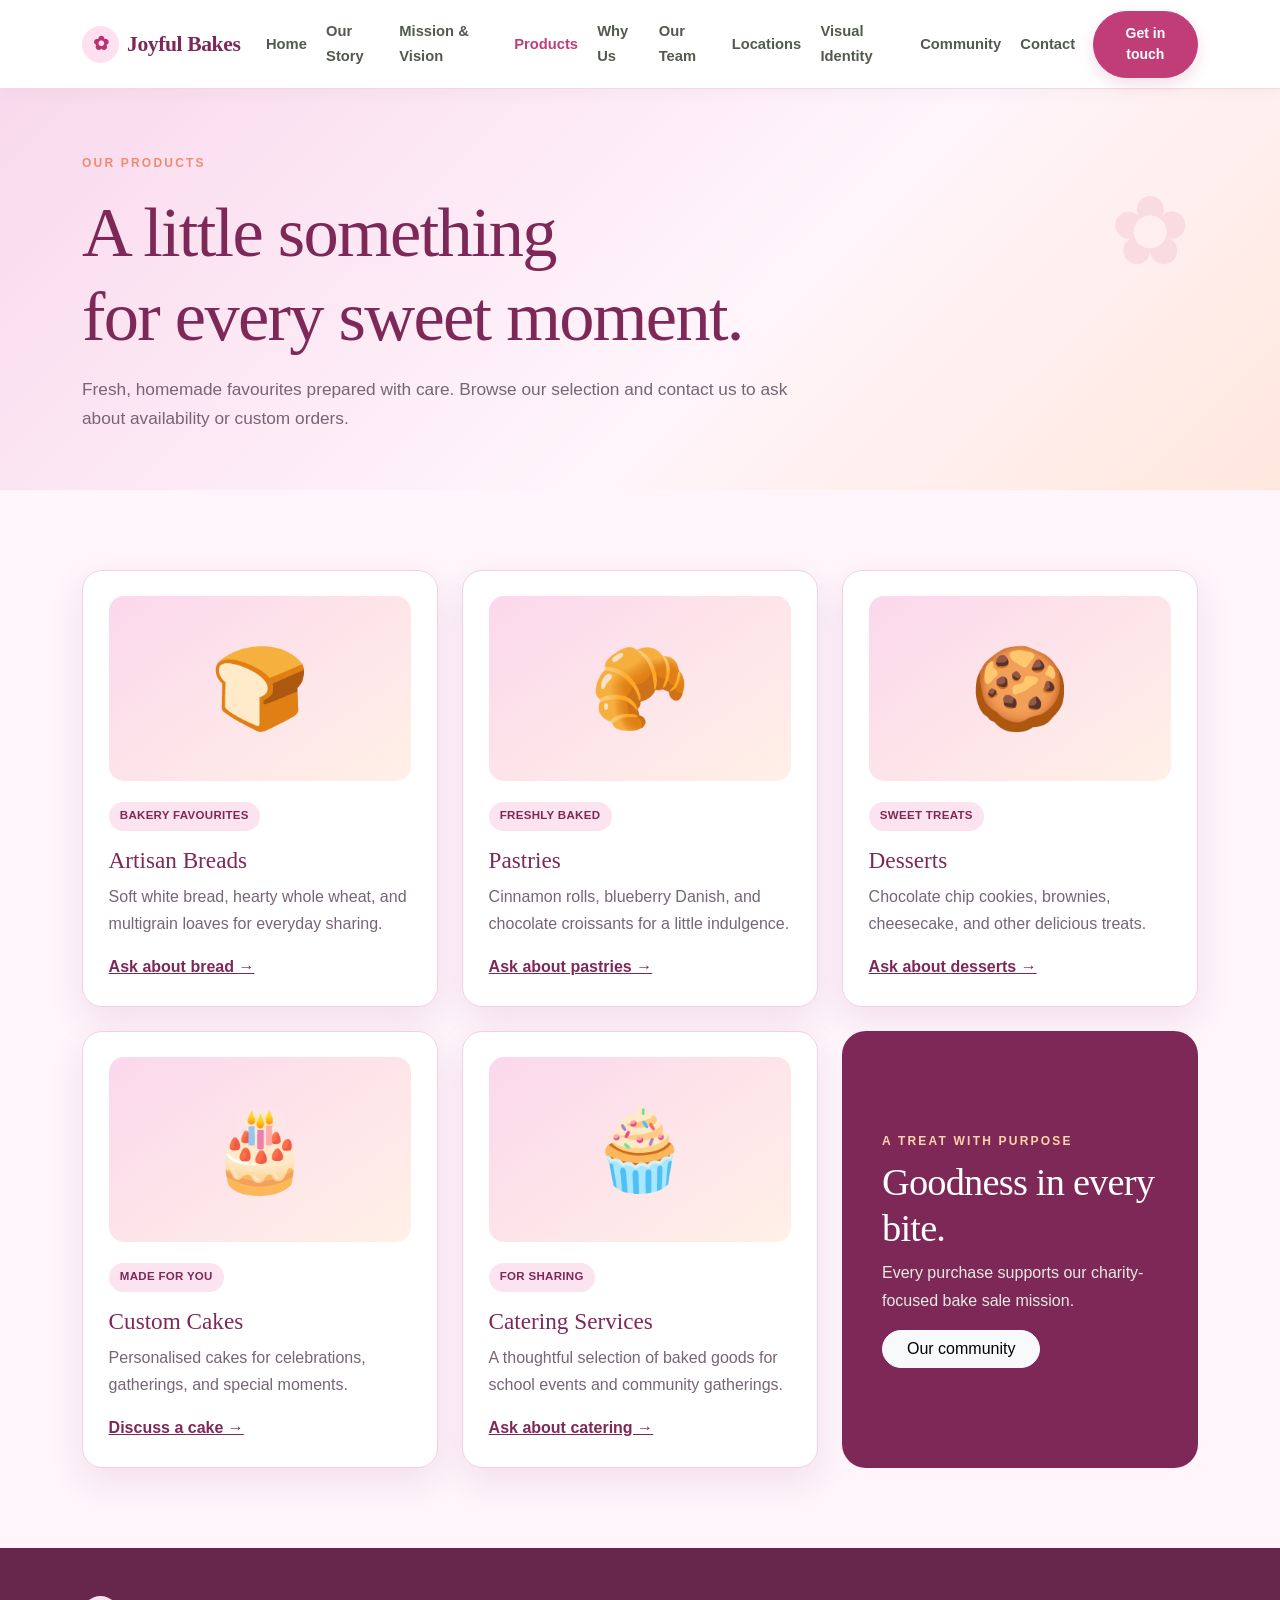
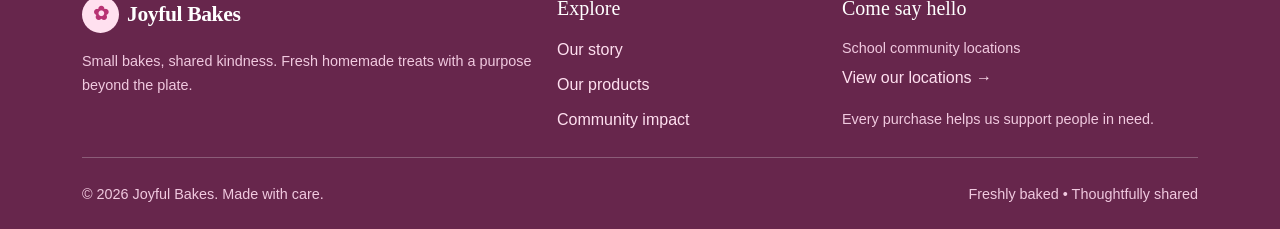
<file: products.html>
<!doctype html>
<html lang="en">
<head>
  <meta charset="utf-8">
  <meta name="viewport" content="width=device-width, initial-scale=1">
  <meta name="description" content="Explore artisan breads, pastries, desserts, custom cakes and catering from Joyful Bakes.">
  <title>Our Products | Joyful Bakes</title>
  <link href="https://cdn.jsdelivr.net/npm/bootstrap@5.3.3/dist/css/bootstrap.min.css" rel="stylesheet">
  <link rel="stylesheet" href="style.css">
</head>
<body>
<nav class="navbar navbar-expand-xl sticky-top">
  <div class="container">
    <a class="navbar-brand d-flex align-items-center" href="index.html"><span class="brand-mark">✿</span>Joyful Bakes</a>
    <button class="navbar-toggler" type="button" data-bs-toggle="collapse" data-bs-target="#mainNav" aria-controls="mainNav" aria-expanded="false" aria-label="Toggle navigation"><span class="navbar-toggler-icon"></span></button>
    <div class="collapse navbar-collapse" id="mainNav">
      <ul class="navbar-nav ms-auto align-items-xl-center"><li class="nav-item"><a class="nav-link" href="index.html">Home</a></li>
<li class="nav-item"><a class="nav-link" href="story.html">Our Story</a></li>
<li class="nav-item"><a class="nav-link" href="mission-vision.html">Mission & Vision</a></li>
<li class="nav-item"><a class="nav-link" href="products.html">Products</a></li>
<li class="nav-item"><a class="nav-link" href="unique.html">Why Us</a></li>
<li class="nav-item"><a class="nav-link" href="team.html">Our Team</a></li>
<li class="nav-item"><a class="nav-link" href="locations.html">Locations</a></li>
<li class="nav-item"><a class="nav-link" href="identity.html">Visual Identity</a></li>
<li class="nav-item"><a class="nav-link" href="community.html">Community</a></li>
<li class="nav-item"><a class="nav-link" href="contact.html">Contact</a></li>
        <li class="nav-item ms-xl-2"><a class="btn btn-brand btn-sm" href="contact.html">Get in touch</a></li>
      </ul>
    </div>
  </div>
</nav>
<main>

<section class="page-hero"><div class="container"><div class="eyebrow">Our products</div><h1 class="mt-3">A little something<br>for every sweet moment.</h1><p class="mt-3 mb-0">Fresh, homemade favourites prepared with care. Browse our selection and contact us to ask about availability or custom orders.</p></div></section>
<section class="section-pad"><div class="container"><div class="row g-4">
 <div class="col-md-6 col-lg-4"><article class="soft-card"><div class="product-art">🍞</div><span class="product-tag">BAKERY FAVOURITES</span><h3 class="mt-3">Artisan Breads</h3><p class="text-muted-custom">Soft white bread, hearty whole wheat, and multigrain loaves for everyday sharing.</p><a href="contact.html" class="fw-bold">Ask about bread →</a></article></div>
 <div class="col-md-6 col-lg-4"><article class="soft-card"><div class="product-art">🥐</div><span class="product-tag">FRESHLY BAKED</span><h3 class="mt-3">Pastries</h3><p class="text-muted-custom">Cinnamon rolls, blueberry Danish, and chocolate croissants for a little indulgence.</p><a href="contact.html" class="fw-bold">Ask about pastries →</a></article></div>
 <div class="col-md-6 col-lg-4"><article class="soft-card"><div class="product-art">🍪</div><span class="product-tag">SWEET TREATS</span><h3 class="mt-3">Desserts</h3><p class="text-muted-custom">Chocolate chip cookies, brownies, cheesecake, and other delicious treats.</p><a href="contact.html" class="fw-bold">Ask about desserts →</a></article></div>
 <div class="col-md-6 col-lg-4"><article class="soft-card"><div class="product-art">🎂</div><span class="product-tag">MADE FOR YOU</span><h3 class="mt-3">Custom Cakes</h3><p class="text-muted-custom">Personalised cakes for celebrations, gatherings, and special moments.</p><a href="contact.html" class="fw-bold">Discuss a cake →</a></article></div>
 <div class="col-md-6 col-lg-4"><article class="soft-card"><div class="product-art">🧁</div><span class="product-tag">FOR SHARING</span><h3 class="mt-3">Catering Services</h3><p class="text-muted-custom">A thoughtful selection of baked goods for school events and community gatherings.</p><a href="contact.html" class="fw-bold">Ask about catering →</a></article></div>
 <div class="col-md-6 col-lg-4"><div class="quote-panel h-100 d-flex flex-column justify-content-center"><div class="eyebrow" style="color:#ffd4a8">A treat with purpose</div><h2 class="mt-2">Goodness in every bite.</h2><p>Every purchase supports our charity-focused bake sale mission.</p><a class="btn btn-light rounded-pill align-self-start px-4" href="community.html">Our community</a></div></div>
</div></div></section>

</main>
<footer class="site-footer">
  <div class="container">
    <div class="row g-4">
      <div class="col-lg-5"><a class="navbar-brand d-inline-flex align-items-center mb-3" href="index.html"><span class="brand-mark">✿</span>Joyful Bakes</a><p class="footer-muted">Small bakes, shared kindness. Fresh homemade treats with a purpose beyond the plate.</p></div>
      <div class="col-6 col-lg-3"><h3 class="h5 mb-3">Explore</h3><div class="d-grid gap-2"><a href="story.html">Our story</a><a href="products.html">Our products</a><a href="community.html">Community impact</a></div></div>
      <div class="col-6 col-lg-4"><h3 class="h5 mb-3">Come say hello</h3><p class="footer-muted mb-1">School community locations</p><a href="locations.html">View our locations →</a><p class="footer-muted mt-3 mb-0">Every purchase helps us support people in need.</p></div>
    </div>
    <hr class="border-light opacity-25 my-4">
    <div class="d-flex flex-column flex-md-row justify-content-between gap-2 footer-muted"><span>© <span id="year"></span> Joyful Bakes. Made with care.</span><span>Freshly baked • Thoughtfully shared</span></div>
  </div>
</footer>
<script src="https://cdn.jsdelivr.net/npm/bootstrap@5.3.3/dist/js/bootstrap.bundle.min.js"></script>
<script src="script.js"></script>
</body>
</html>
</file>
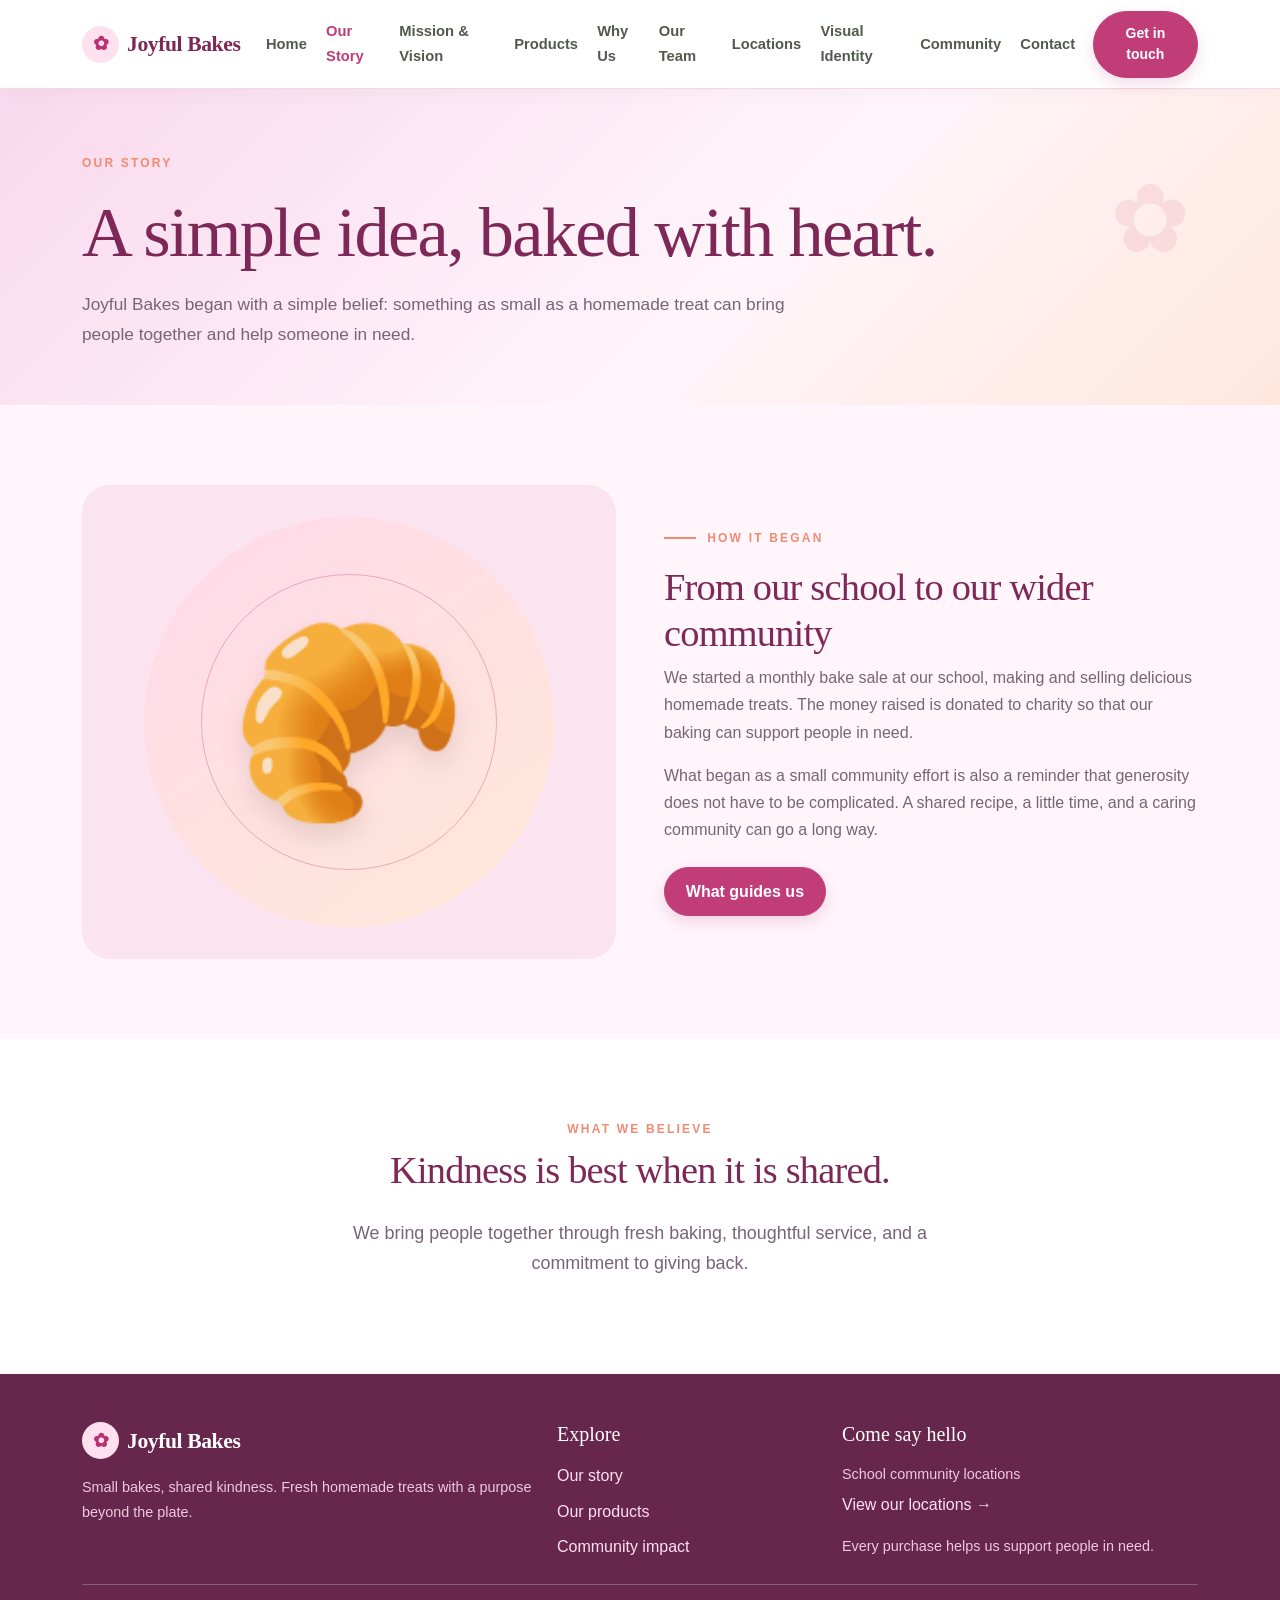
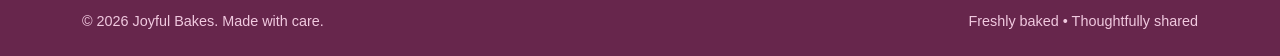
<file: story.html>
<!doctype html>
<html lang="en">
<head>
  <meta charset="utf-8">
  <meta name="viewport" content="width=device-width, initial-scale=1">
  <meta name="description" content="Learn how Joyful Bakes started as a monthly school bake sale to support charity.">
  <title>Our Story | Joyful Bakes</title>
  <link href="https://cdn.jsdelivr.net/npm/bootstrap@5.3.3/dist/css/bootstrap.min.css" rel="stylesheet">
  <link rel="stylesheet" href="style.css">
</head>
<body>
<nav class="navbar navbar-expand-xl sticky-top">
  <div class="container">
    <a class="navbar-brand d-flex align-items-center" href="index.html"><span class="brand-mark">✿</span>Joyful Bakes</a>
    <button class="navbar-toggler" type="button" data-bs-toggle="collapse" data-bs-target="#mainNav" aria-controls="mainNav" aria-expanded="false" aria-label="Toggle navigation"><span class="navbar-toggler-icon"></span></button>
    <div class="collapse navbar-collapse" id="mainNav">
      <ul class="navbar-nav ms-auto align-items-xl-center"><li class="nav-item"><a class="nav-link" href="index.html">Home</a></li>
<li class="nav-item"><a class="nav-link" href="story.html">Our Story</a></li>
<li class="nav-item"><a class="nav-link" href="mission-vision.html">Mission & Vision</a></li>
<li class="nav-item"><a class="nav-link" href="products.html">Products</a></li>
<li class="nav-item"><a class="nav-link" href="unique.html">Why Us</a></li>
<li class="nav-item"><a class="nav-link" href="team.html">Our Team</a></li>
<li class="nav-item"><a class="nav-link" href="locations.html">Locations</a></li>
<li class="nav-item"><a class="nav-link" href="identity.html">Visual Identity</a></li>
<li class="nav-item"><a class="nav-link" href="community.html">Community</a></li>
<li class="nav-item"><a class="nav-link" href="contact.html">Contact</a></li>
        <li class="nav-item ms-xl-2"><a class="btn btn-brand btn-sm" href="contact.html">Get in touch</a></li>
      </ul>
    </div>
  </div>
</nav>
<main>

<section class="page-hero"><div class="container"><div class="eyebrow">Our story</div><h1 class="mt-3">A simple idea, baked with heart.</h1><p class="mt-3 mb-0">Joyful Bakes began with a simple belief: something as small as a homemade treat can bring people together and help someone in need.</p></div></section>
<section class="section-pad"><div class="container"><div class="row g-5 align-items-center"><div class="col-lg-6"><div class="hero-panel"><div class="hero-art"><span class="emoji">🥐</span></div></div></div><div class="col-lg-6"><div class="section-label eyebrow">How it began</div><h2>From our school to our wider community</h2><p class="text-muted-custom">We started a monthly bake sale at our school, making and selling delicious homemade treats. The money raised is donated to charity so that our baking can support people in need.</p><p class="text-muted-custom">What began as a small community effort is also a reminder that generosity does not have to be complicated. A shared recipe, a little time, and a caring community can go a long way.</p><a class="btn btn-brand mt-2" href="mission-vision.html">What guides us</a></div></div></div></section>
<section class="section-pad bg-paper"><div class="container text-center"><div class="eyebrow">What we believe</div><h2 class="mt-2 mb-4">Kindness is best when it is shared.</h2><p class="lead mx-auto">We bring people together through fresh baking, thoughtful service, and a commitment to giving back.</p></div></section>

</main>
<footer class="site-footer">
  <div class="container">
    <div class="row g-4">
      <div class="col-lg-5"><a class="navbar-brand d-inline-flex align-items-center mb-3" href="index.html"><span class="brand-mark">✿</span>Joyful Bakes</a><p class="footer-muted">Small bakes, shared kindness. Fresh homemade treats with a purpose beyond the plate.</p></div>
      <div class="col-6 col-lg-3"><h3 class="h5 mb-3">Explore</h3><div class="d-grid gap-2"><a href="story.html">Our story</a><a href="products.html">Our products</a><a href="community.html">Community impact</a></div></div>
      <div class="col-6 col-lg-4"><h3 class="h5 mb-3">Come say hello</h3><p class="footer-muted mb-1">School community locations</p><a href="locations.html">View our locations →</a><p class="footer-muted mt-3 mb-0">Every purchase helps us support people in need.</p></div>
    </div>
    <hr class="border-light opacity-25 my-4">
    <div class="d-flex flex-column flex-md-row justify-content-between gap-2 footer-muted"><span>© <span id="year"></span> Joyful Bakes. Made with care.</span><span>Freshly baked • Thoughtfully shared</span></div>
  </div>
</footer>
<script src="https://cdn.jsdelivr.net/npm/bootstrap@5.3.3/dist/js/bootstrap.bundle.min.js"></script>
<script src="script.js"></script>
</body>
</html>
</file>
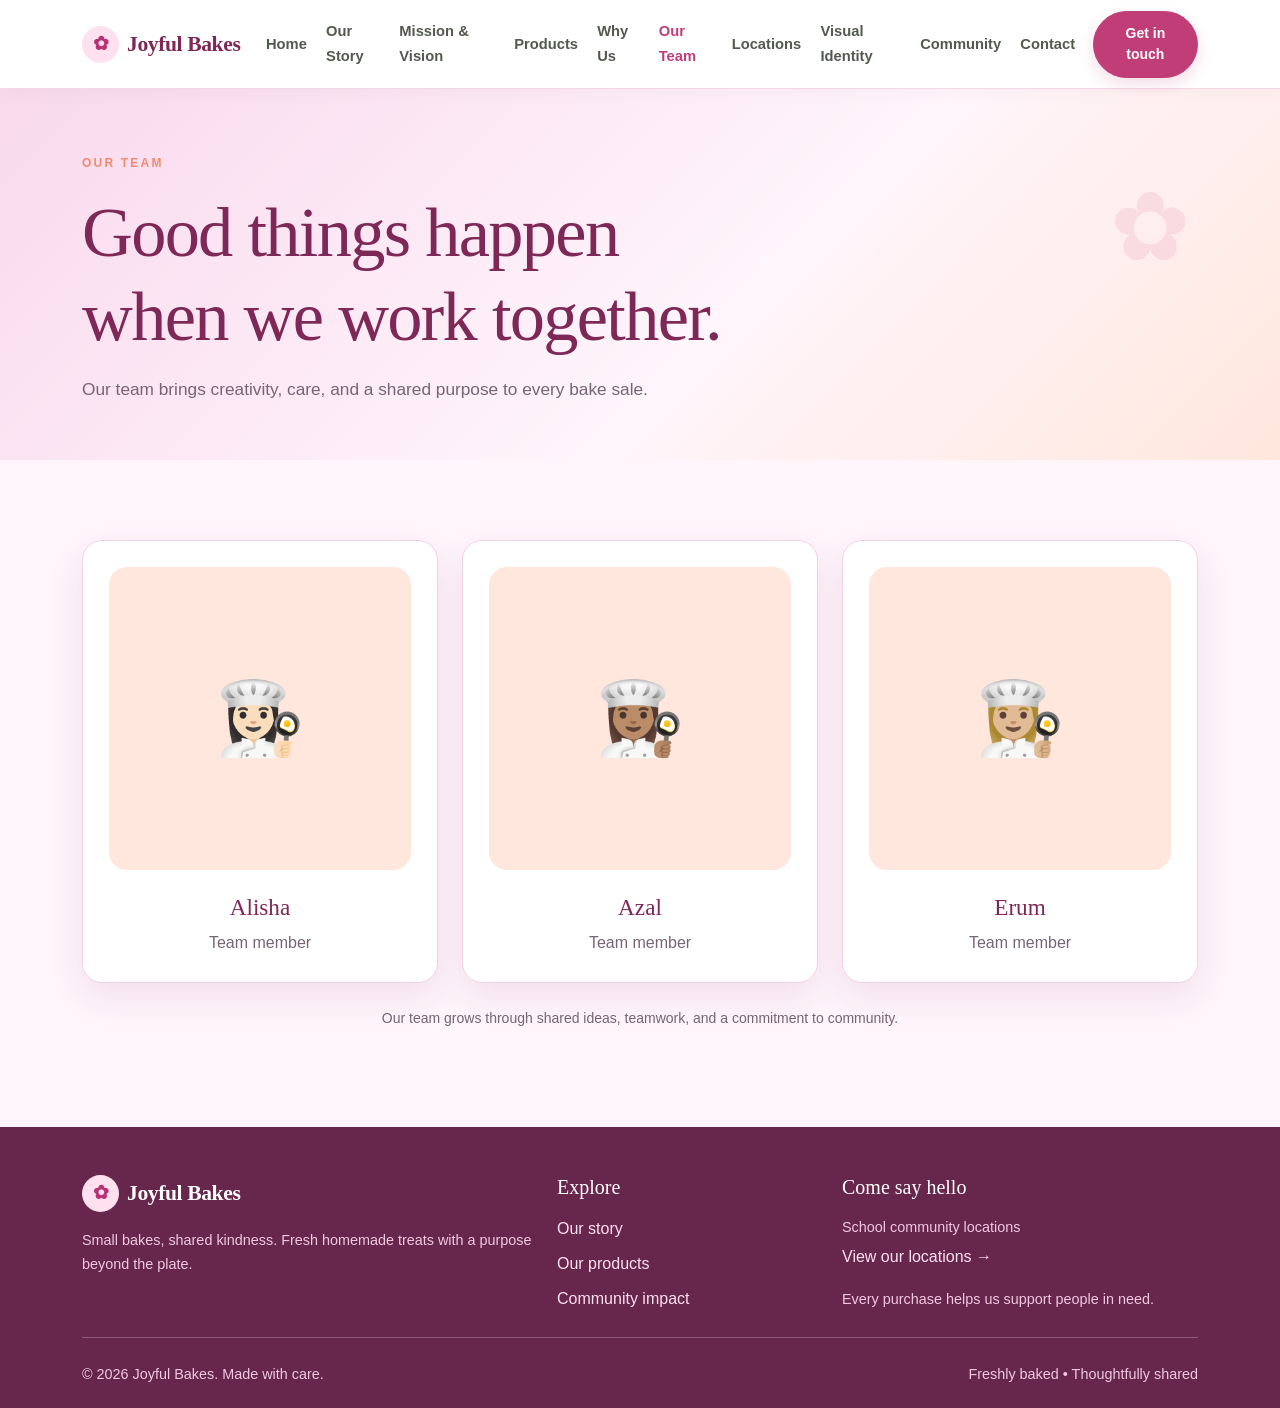
<file: team.html>
<!doctype html>
<html lang="en">
<head>
  <meta charset="utf-8">
  <meta name="viewport" content="width=device-width, initial-scale=1">
  <meta name="description" content="Meet the Joyful Bakes team.">
  <title>Our Team | Joyful Bakes</title>
  <link href="https://cdn.jsdelivr.net/npm/bootstrap@5.3.3/dist/css/bootstrap.min.css" rel="stylesheet">
  <link rel="stylesheet" href="style.css">
</head>
<body>
<nav class="navbar navbar-expand-xl sticky-top">
  <div class="container">
    <a class="navbar-brand d-flex align-items-center" href="index.html"><span class="brand-mark">✿</span>Joyful Bakes</a>
    <button class="navbar-toggler" type="button" data-bs-toggle="collapse" data-bs-target="#mainNav" aria-controls="mainNav" aria-expanded="false" aria-label="Toggle navigation"><span class="navbar-toggler-icon"></span></button>
    <div class="collapse navbar-collapse" id="mainNav">
      <ul class="navbar-nav ms-auto align-items-xl-center"><li class="nav-item"><a class="nav-link" href="index.html">Home</a></li>
<li class="nav-item"><a class="nav-link" href="story.html">Our Story</a></li>
<li class="nav-item"><a class="nav-link" href="mission-vision.html">Mission & Vision</a></li>
<li class="nav-item"><a class="nav-link" href="products.html">Products</a></li>
<li class="nav-item"><a class="nav-link" href="unique.html">Why Us</a></li>
<li class="nav-item"><a class="nav-link" href="team.html">Our Team</a></li>
<li class="nav-item"><a class="nav-link" href="locations.html">Locations</a></li>
<li class="nav-item"><a class="nav-link" href="identity.html">Visual Identity</a></li>
<li class="nav-item"><a class="nav-link" href="community.html">Community</a></li>
<li class="nav-item"><a class="nav-link" href="contact.html">Contact</a></li>
        <li class="nav-item ms-xl-2"><a class="btn btn-brand btn-sm" href="contact.html">Get in touch</a></li>
      </ul>
    </div>
  </div>
</nav>
<main>

<section class="page-hero"><div class="container"><div class="eyebrow">Our team</div><h1 class="mt-3">Good things happen<br>when we work together.</h1><p class="mt-3 mb-0">Our team brings creativity, care, and a shared purpose to every bake sale.</p></div></section>
<section class="section-pad"><div class="container"><div class="row g-4 justify-content-center">
 <div class="col-sm-6 col-lg-4"><div class="soft-card text-center"><div class="team-avatar mb-4">👩🏻‍🍳</div><h3>Alisha</h3><p class="text-muted-custom mb-0">Team member</p></div></div>
 <div class="col-sm-6 col-lg-4"><div class="soft-card text-center"><div class="team-avatar mb-4">👩🏽‍🍳</div><h3>Azal</h3><p class="text-muted-custom mb-0">Team member</p></div></div>
 <div class="col-sm-6 col-lg-4"><div class="soft-card text-center"><div class="team-avatar mb-4">👩🏼‍🍳</div><h3>Erum</h3><p class="text-muted-custom mb-0">Team member</p></div></div>
</div><p class="text-center text-muted-custom small mt-4">Our team grows through shared ideas, teamwork, and a commitment to community.</p></div></section>

</main>
<footer class="site-footer">
  <div class="container">
    <div class="row g-4">
      <div class="col-lg-5"><a class="navbar-brand d-inline-flex align-items-center mb-3" href="index.html"><span class="brand-mark">✿</span>Joyful Bakes</a><p class="footer-muted">Small bakes, shared kindness. Fresh homemade treats with a purpose beyond the plate.</p></div>
      <div class="col-6 col-lg-3"><h3 class="h5 mb-3">Explore</h3><div class="d-grid gap-2"><a href="story.html">Our story</a><a href="products.html">Our products</a><a href="community.html">Community impact</a></div></div>
      <div class="col-6 col-lg-4"><h3 class="h5 mb-3">Come say hello</h3><p class="footer-muted mb-1">School community locations</p><a href="locations.html">View our locations →</a><p class="footer-muted mt-3 mb-0">Every purchase helps us support people in need.</p></div>
    </div>
    <hr class="border-light opacity-25 my-4">
    <div class="d-flex flex-column flex-md-row justify-content-between gap-2 footer-muted"><span>© <span id="year"></span> Joyful Bakes. Made with care.</span><span>Freshly baked • Thoughtfully shared</span></div>
  </div>
</footer>
<script src="https://cdn.jsdelivr.net/npm/bootstrap@5.3.3/dist/js/bootstrap.bundle.min.js"></script>
<script src="script.js"></script>
</body>
</html>
</file>
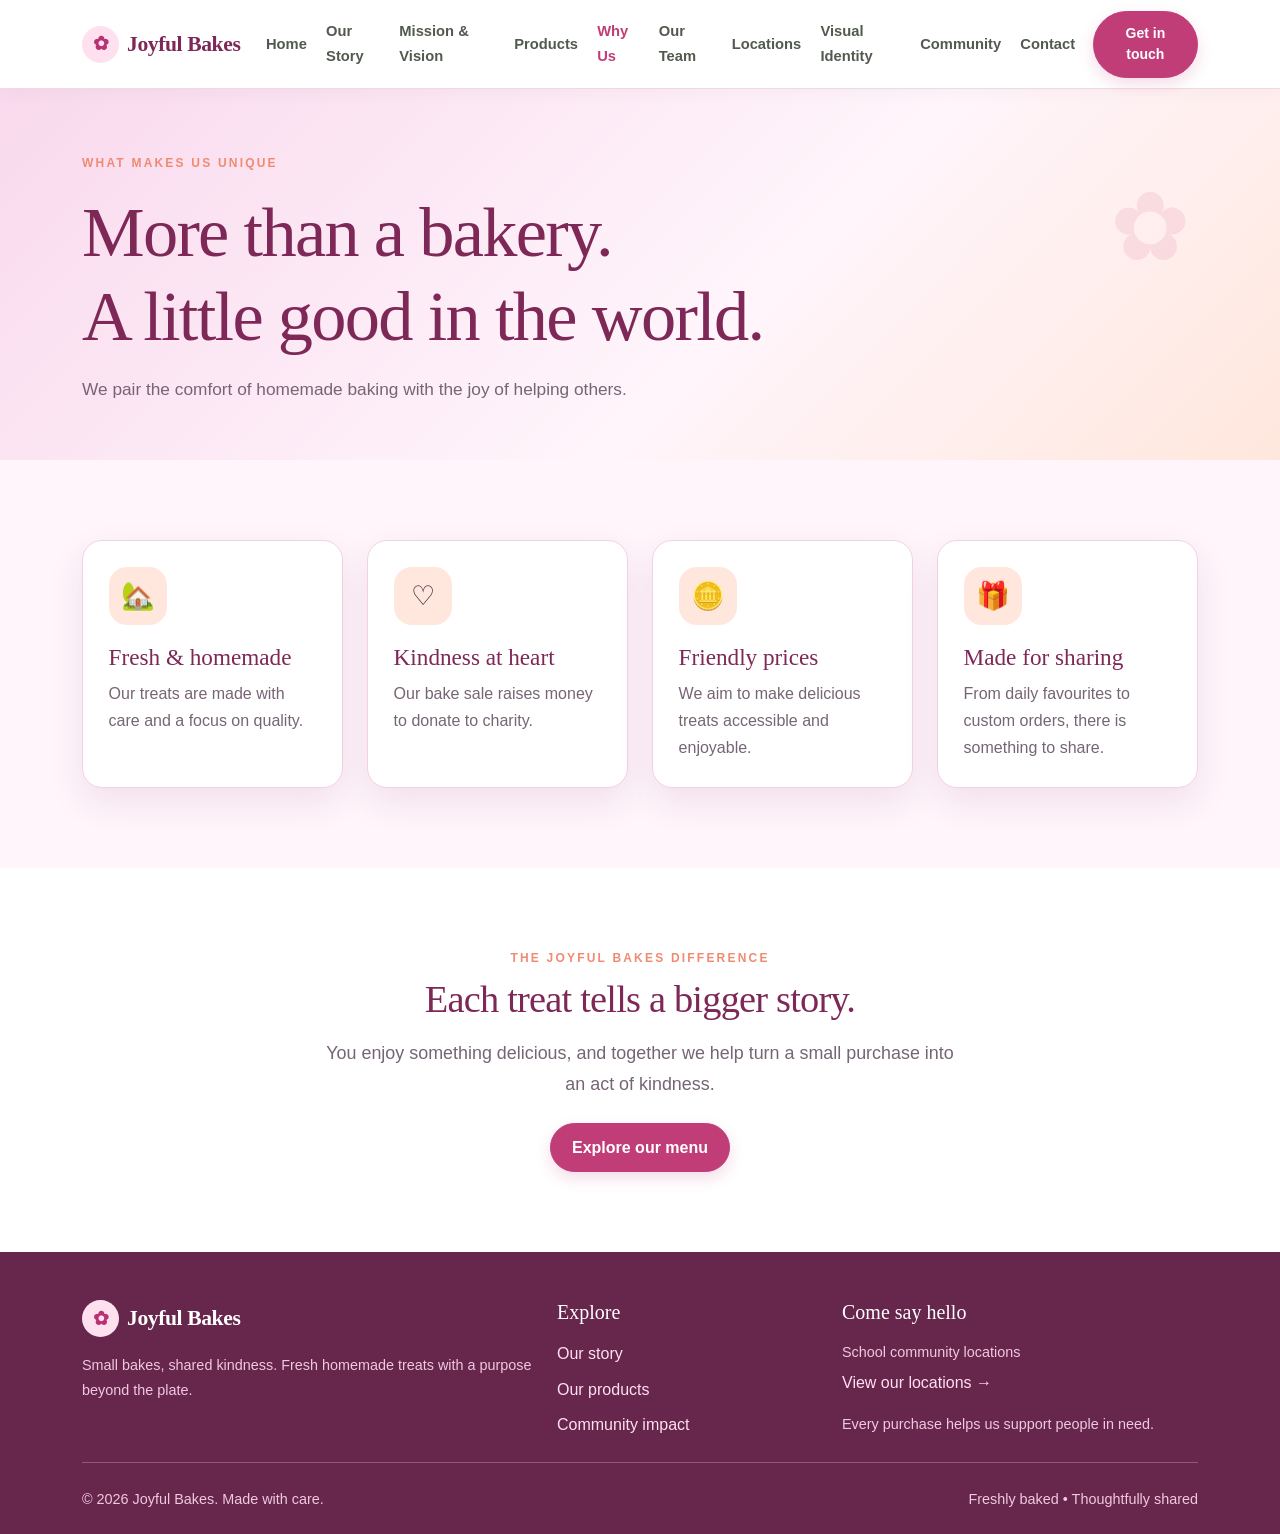
<file: unique.html>
<!doctype html>
<html lang="en">
<head>
  <meta charset="utf-8">
  <meta name="viewport" content="width=device-width, initial-scale=1">
  <meta name="description" content="Discover what makes Joyful Bakes different: fresh homemade treats, caring service, fair prices and charitable giving.">
  <title>Why Us | Joyful Bakes</title>
  <link href="https://cdn.jsdelivr.net/npm/bootstrap@5.3.3/dist/css/bootstrap.min.css" rel="stylesheet">
  <link rel="stylesheet" href="style.css">
</head>
<body>
<nav class="navbar navbar-expand-xl sticky-top">
  <div class="container">
    <a class="navbar-brand d-flex align-items-center" href="index.html"><span class="brand-mark">✿</span>Joyful Bakes</a>
    <button class="navbar-toggler" type="button" data-bs-toggle="collapse" data-bs-target="#mainNav" aria-controls="mainNav" aria-expanded="false" aria-label="Toggle navigation"><span class="navbar-toggler-icon"></span></button>
    <div class="collapse navbar-collapse" id="mainNav">
      <ul class="navbar-nav ms-auto align-items-xl-center"><li class="nav-item"><a class="nav-link" href="index.html">Home</a></li>
<li class="nav-item"><a class="nav-link" href="story.html">Our Story</a></li>
<li class="nav-item"><a class="nav-link" href="mission-vision.html">Mission & Vision</a></li>
<li class="nav-item"><a class="nav-link" href="products.html">Products</a></li>
<li class="nav-item"><a class="nav-link" href="unique.html">Why Us</a></li>
<li class="nav-item"><a class="nav-link" href="team.html">Our Team</a></li>
<li class="nav-item"><a class="nav-link" href="locations.html">Locations</a></li>
<li class="nav-item"><a class="nav-link" href="identity.html">Visual Identity</a></li>
<li class="nav-item"><a class="nav-link" href="community.html">Community</a></li>
<li class="nav-item"><a class="nav-link" href="contact.html">Contact</a></li>
        <li class="nav-item ms-xl-2"><a class="btn btn-brand btn-sm" href="contact.html">Get in touch</a></li>
      </ul>
    </div>
  </div>
</nav>
<main>

<section class="page-hero"><div class="container"><div class="eyebrow">What makes us unique</div><h1 class="mt-3">More than a bakery.<br>A little good in the world.</h1><p class="mt-3 mb-0">We pair the comfort of homemade baking with the joy of helping others.</p></div></section>
<section class="section-pad"><div class="container"><div class="row g-4">
 <div class="col-md-6 col-lg-3"><div class="soft-card"><div class="icon-disc">🏡</div><h3>Fresh & homemade</h3><p class="text-muted-custom mb-0">Our treats are made with care and a focus on quality.</p></div></div>
 <div class="col-md-6 col-lg-3"><div class="soft-card"><div class="icon-disc">♡</div><h3>Kindness at heart</h3><p class="text-muted-custom mb-0">Our bake sale raises money to donate to charity.</p></div></div>
 <div class="col-md-6 col-lg-3"><div class="soft-card"><div class="icon-disc">🪙</div><h3>Friendly prices</h3><p class="text-muted-custom mb-0">We aim to make delicious treats accessible and enjoyable.</p></div></div>
 <div class="col-md-6 col-lg-3"><div class="soft-card"><div class="icon-disc">🎁</div><h3>Made for sharing</h3><p class="text-muted-custom mb-0">From daily favourites to custom orders, there is something to share.</p></div></div>
</div></div></section>
<section class="section-pad bg-paper"><div class="container text-center"><div class="eyebrow">The Joyful Bakes difference</div><h2 class="mt-2">Each treat tells a bigger story.</h2><p class="lead mx-auto mt-3">You enjoy something delicious, and together we help turn a small purchase into an act of kindness.</p><a href="products.html" class="btn btn-brand mt-2">Explore our menu</a></div></section>

</main>
<footer class="site-footer">
  <div class="container">
    <div class="row g-4">
      <div class="col-lg-5"><a class="navbar-brand d-inline-flex align-items-center mb-3" href="index.html"><span class="brand-mark">✿</span>Joyful Bakes</a><p class="footer-muted">Small bakes, shared kindness. Fresh homemade treats with a purpose beyond the plate.</p></div>
      <div class="col-6 col-lg-3"><h3 class="h5 mb-3">Explore</h3><div class="d-grid gap-2"><a href="story.html">Our story</a><a href="products.html">Our products</a><a href="community.html">Community impact</a></div></div>
      <div class="col-6 col-lg-4"><h3 class="h5 mb-3">Come say hello</h3><p class="footer-muted mb-1">School community locations</p><a href="locations.html">View our locations →</a><p class="footer-muted mt-3 mb-0">Every purchase helps us support people in need.</p></div>
    </div>
    <hr class="border-light opacity-25 my-4">
    <div class="d-flex flex-column flex-md-row justify-content-between gap-2 footer-muted"><span>© <span id="year"></span> Joyful Bakes. Made with care.</span><span>Freshly baked • Thoughtfully shared</span></div>
  </div>
</footer>
<script src="https://cdn.jsdelivr.net/npm/bootstrap@5.3.3/dist/js/bootstrap.bundle.min.js"></script>
<script src="script.js"></script>
</body>
</html>
</file>
<file: style.css>
:root{
  --cream:#fff5fb;
  --paper:#ffffff;
  --sage:#c13d78;
  --sage-dark:#7e2857;
  --sage-light:#fce3f0;
  --clay:#f08b72;
  --clay-light:#ffe7dd;
  --ink:#39283a;
  --muted:#766575;
  --line:#f2d8e7;
  --shadow:0 14px 35px rgba(126,40,87,.10);
}
*{box-sizing:border-box}
html{scroll-behavior:smooth}
body{font-family:Arial,Helvetica,sans-serif;background:var(--cream);color:var(--ink);line-height:1.7}
a{color:var(--sage-dark)}
.navbar{background:rgba(255,255,255,.97);border-bottom:1px solid var(--line);box-shadow:0 4px 18px rgba(40,45,38,.03)}
.navbar-brand{font-family:Georgia,serif;font-size:1.35rem;font-weight:700;color:var(--sage-dark)!important;letter-spacing:-.4px}
.brand-mark{display:inline-grid;place-items:center;width:37px;height:37px;border-radius:50%;background:var(--clay-light);color:var(--clay);margin-right:8px;font-size:1.2rem}
.nav-link{font-size:.92rem;font-weight:600;color:#52594f!important;padding:.7rem .6rem!important}
.nav-link:hover,.nav-link.active{color:var(--clay)!important}
.btn-brand{background:var(--sage);color:white;border:1px solid var(--sage);border-radius:999px;padding:.72rem 1.3rem;font-weight:700}
.btn-brand:hover{background:var(--sage-dark);border-color:var(--sage-dark);color:white}
.btn-outline-brand{border:1px solid var(--sage);color:var(--sage-dark);border-radius:999px;padding:.7rem 1.25rem;font-weight:700}
.btn-outline-brand:hover{background:var(--sage);color:white}
.eyebrow{text-transform:uppercase;letter-spacing:2.2px;font-size:.75rem;font-weight:800;color:var(--clay)}
h1,h2,h3,h4{font-family:Georgia,'Times New Roman',serif;line-height:1.2;color:var(--sage-dark)}
h1{font-size:clamp(2.7rem,5.5vw,4.8rem);letter-spacing:-1.7px}
h2{font-size:clamp(2rem,3vw,3rem);letter-spacing:-.8px}
h3{font-size:1.45rem}
p.lead{color:var(--muted);font-size:1.12rem;max-width:650px}
.section-pad{padding:5rem 0}
.hero{padding:5rem 0 4.5rem;overflow:hidden}
.hero-panel{background:var(--sage-light);border-radius:28px;min-height:390px;display:flex;align-items:center;justify-content:center;padding:2rem;position:relative;overflow:hidden}
.hero-art{width:100%;max-width:410px;aspect-ratio:1/1;display:grid;place-items:center;border-radius:50%;background:#f9d9ed;position:relative}
.hero-art:before{content:"";position:absolute;width:72%;height:72%;border:1px solid rgba(193,61,120,.35);border-radius:50%}
.hero-art .emoji{font-size:clamp(7rem,15vw,12rem);filter:drop-shadow(0 14px 12px rgba(64,48,34,.12))}
.floating-note{position:absolute;background:var(--paper);padding:.8rem 1rem;border-radius:14px;box-shadow:var(--shadow);font-size:.85rem;font-weight:700}
.note-one{top:14%;left:0}.note-two{bottom:12%;right:0}
.page-hero{padding:4rem 0 3.5rem;background:linear-gradient(135deg,#f9d9ed 0%,#fff5fb 58%,#ffe7dd 100%)}
.page-hero p{max-width:720px;color:var(--muted);font-size:1.08rem}
.soft-card{height:100%;background:var(--paper);border:1px solid var(--line);border-radius:20px;padding:1.6rem;box-shadow:var(--shadow);transition:transform .2s ease,box-shadow .2s ease}
.soft-card:hover{transform:translateY(-4px);box-shadow:0 18px 40px rgba(45,55,43,.12)}
.icon-disc{width:58px;height:58px;border-radius:18px;background:var(--clay-light);display:grid;place-items:center;font-size:1.7rem;margin-bottom:1.2rem}
.product-art{height:185px;background:linear-gradient(145deg,#fbd8ec,#fff0e7);border-radius:15px;display:grid;place-items:center;font-size:5rem;margin-bottom:1.2rem}
.product-tag{display:inline-block;background:var(--sage-light);color:var(--sage-dark);padding:.3rem .7rem;border-radius:99px;font-size:.72rem;font-weight:800;letter-spacing:.3px}
.quote-panel{background:var(--sage-dark);color:white;border-radius:24px;padding:2.5rem}
.quote-panel h2,.quote-panel h3{color:white}
.quote-panel p{color:#e5eae2}
.stat{border-left:3px solid var(--clay);padding-left:1rem}
.stat strong{font-family:Georgia,serif;font-size:2rem;color:var(--sage-dark);display:block}
.team-avatar{width:100%;aspect-ratio:1/1;border-radius:18px;background:var(--clay-light);display:grid;place-items:center;font-size:4.5rem}
.location-label{font-size:.78rem;text-transform:uppercase;letter-spacing:1.5px;color:var(--clay);font-weight:800}
.color-chip{height:95px;border-radius:14px;border:1px solid rgba(0,0,0,.04)}
.form-control,.form-select{border-radius:12px;border:1px solid var(--line);padding:.8rem 1rem;background:var(--paper)}
.form-control:focus,.form-select:focus{border-color:var(--sage);box-shadow:0 0 0 .2rem rgba(193,61,120,.15)}
.site-footer{background:#67264c;color:#fff7fc;padding:3rem 0 1.4rem}
.site-footer h3,.site-footer .navbar-brand{color:#fff!important}
.site-footer a{color:#ffe0f0;text-decoration:none}
.site-footer a:hover{color:#ffd4a8}
.footer-muted{color:#f0c9df;font-size:.9rem}
.section-label{display:flex;align-items:center;gap:.7rem;margin-bottom:1rem}
.section-label:before{content:"";width:32px;height:2px;background:var(--clay)}
.bg-paper{background:var(--paper)}
.rounded-xl{border-radius:24px}
.text-muted-custom{color:var(--muted)}
@media(max-width:991px){.navbar-nav{padding:.8rem 0}.nav-link{padding:.45rem 0!important}.hero{padding-top:3rem}.hero-panel{min-height:300px;margin-top:2rem}.section-pad{padding:3.5rem 0}}

/* Cheerful class-project theme */
.hero-art{background:linear-gradient(145deg,#ffd9eb,#ffe8d7)}
.brand-mark{background:#ffe0ef;color:#b83273}
.nav-link:hover,.nav-link.active{color:#c13d78!important}
.soft-card{border-color:#f1d2e4}
.product-art{background:linear-gradient(145deg,#fbd8ec,#fff0e7)}
.btn-brand{box-shadow:0 6px 15px rgba(193,61,120,.18)}
.page-hero{position:relative;overflow:hidden}
.page-hero:after{content:"✿";position:absolute;right:7%;top:15%;font-size:6rem;color:rgba(193,61,120,.10);pointer-events:none}
</file>
